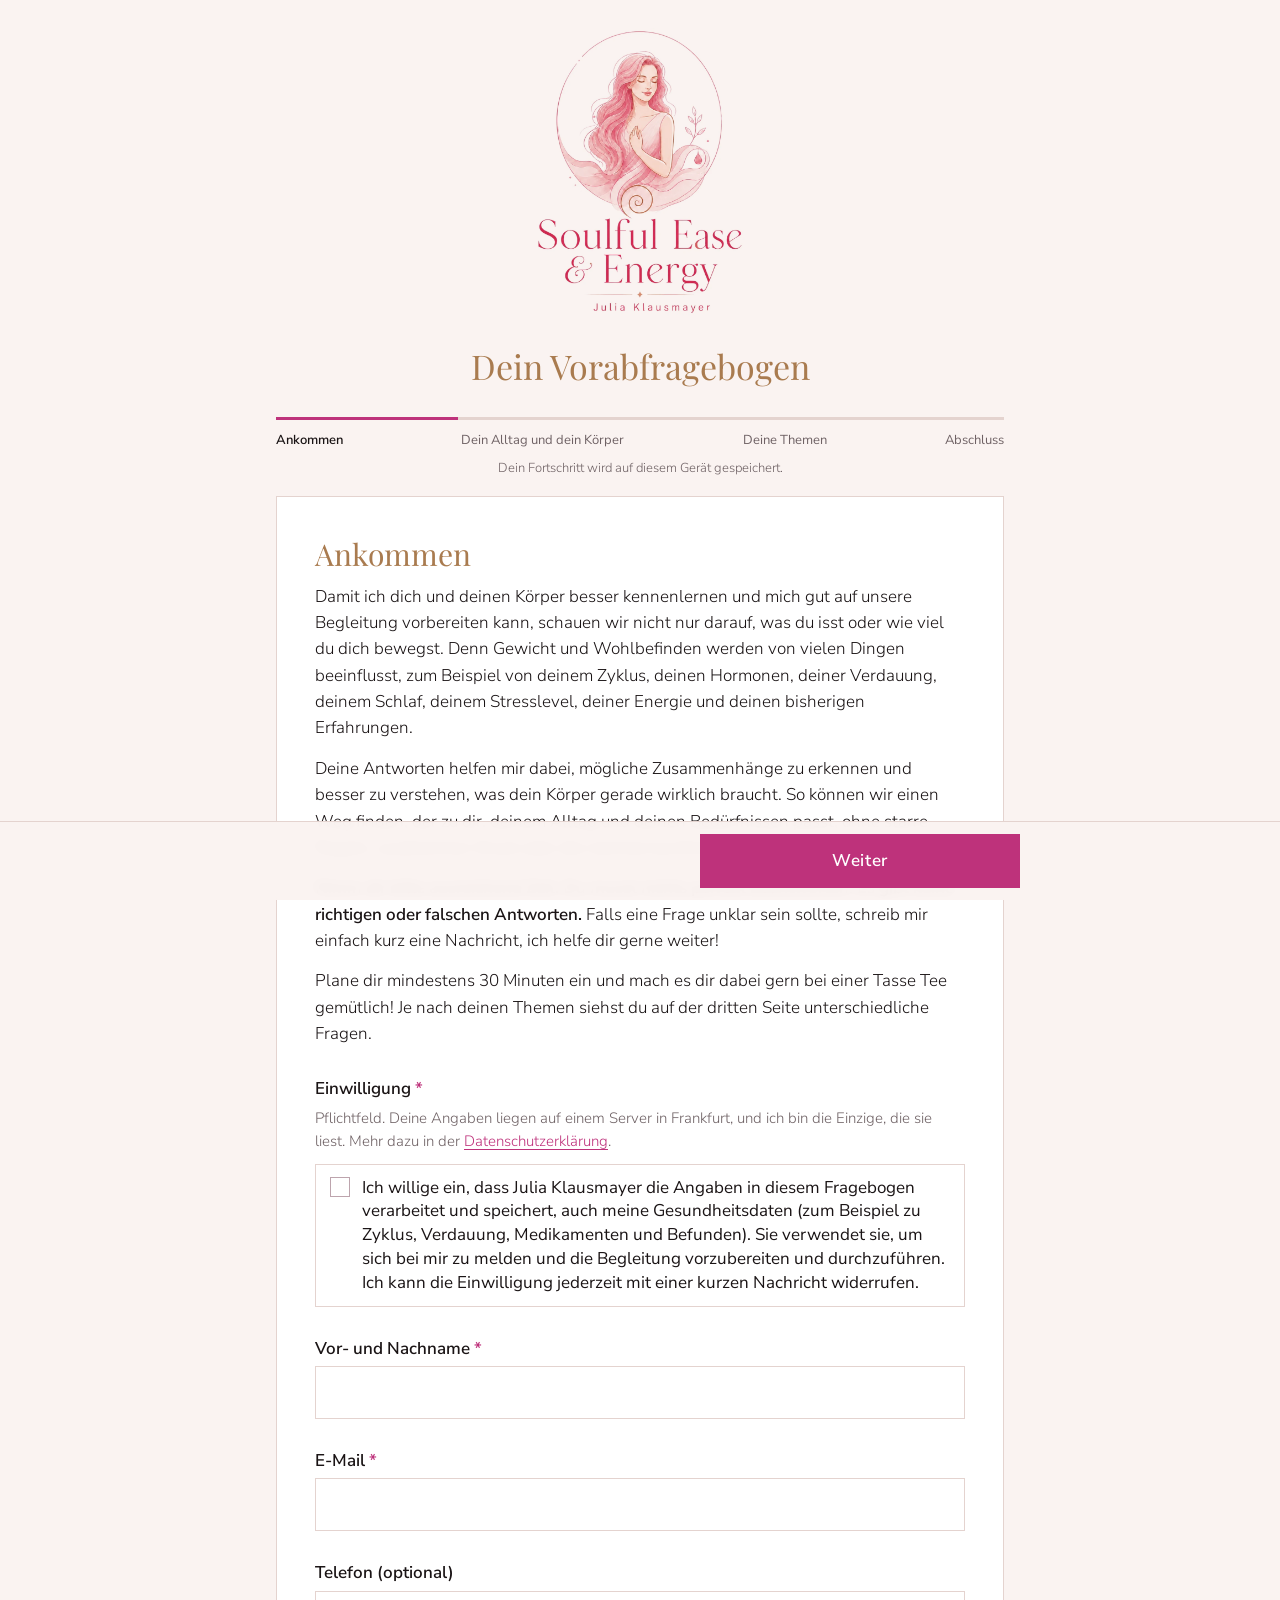
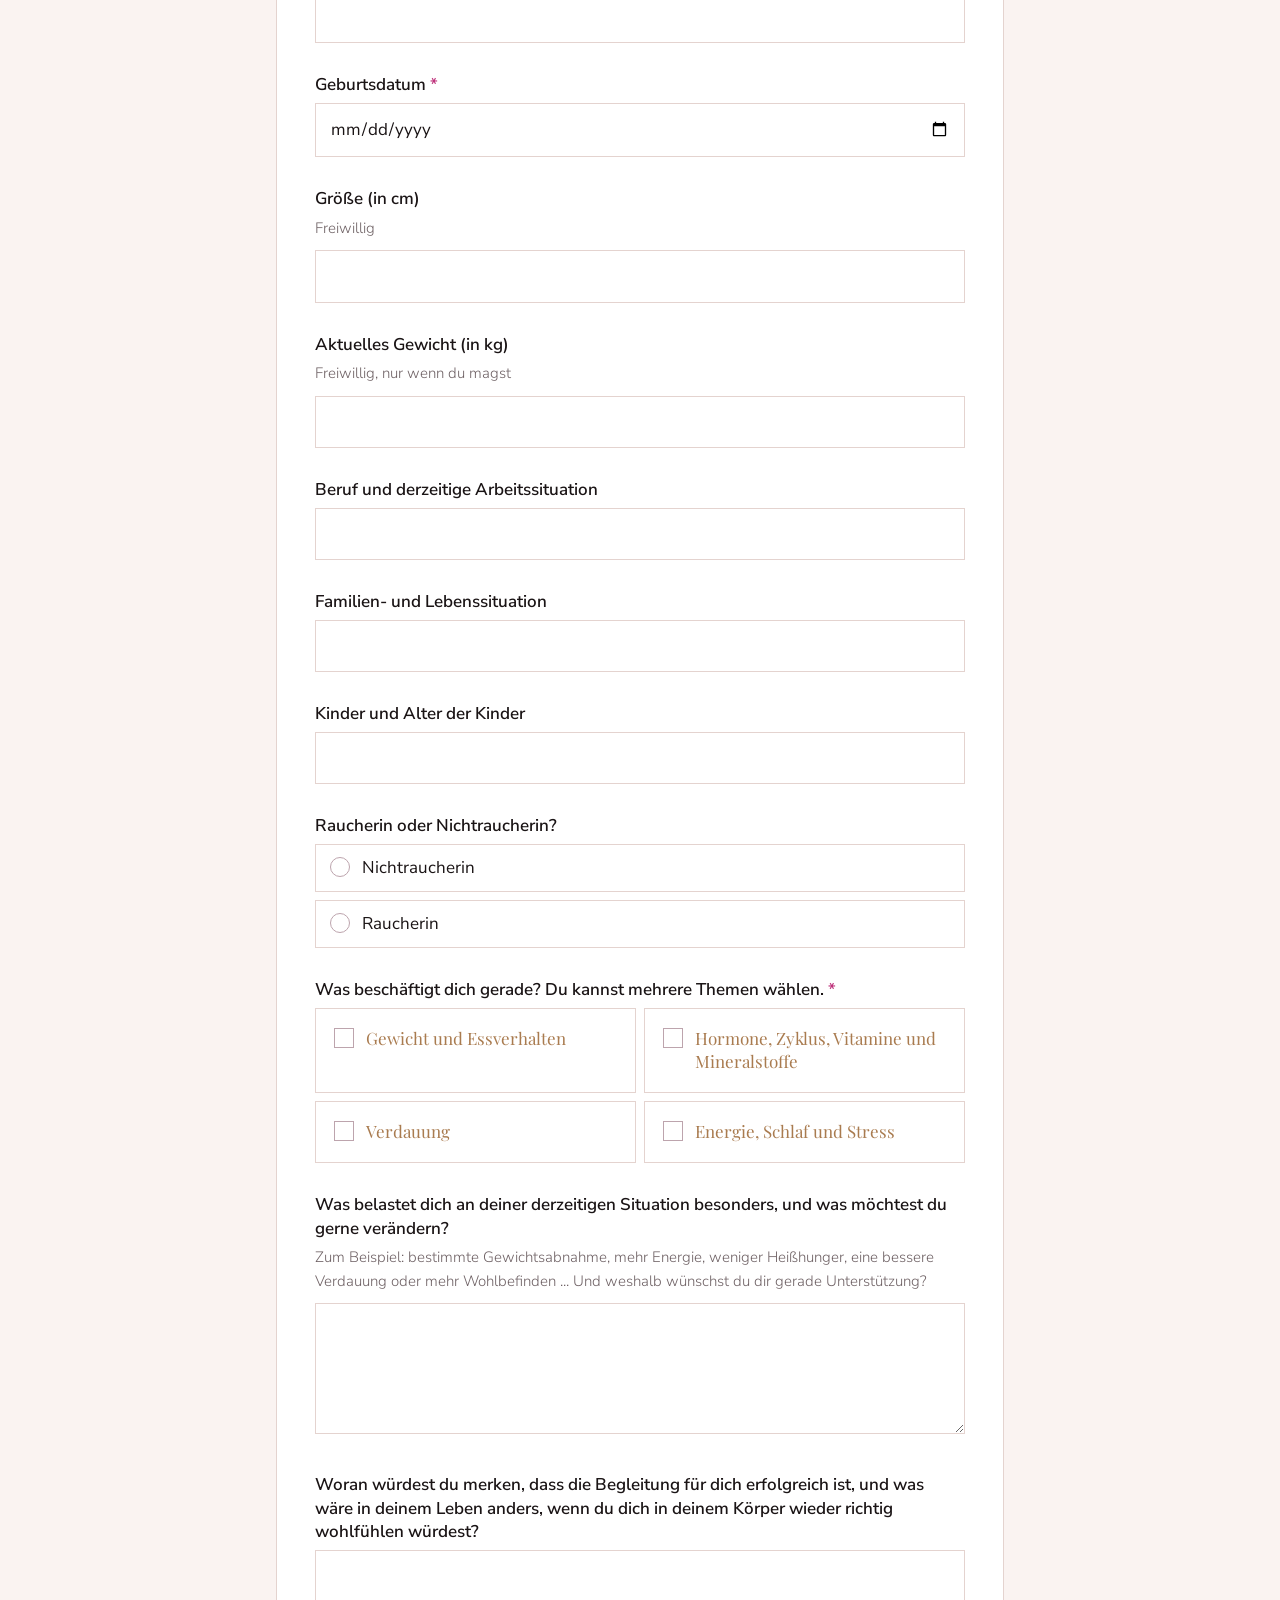
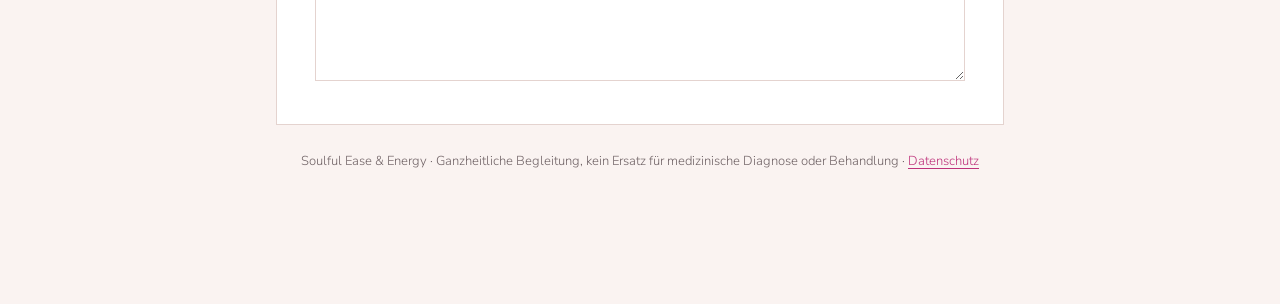
<file: index.html>
<!doctype html>
<html lang="de">
<head>
<meta charset="utf-8">
<meta name="viewport" content="width=device-width,initial-scale=1">
<meta name="robots" content="noindex,nofollow">
<title>Vorabfragebogen | Soulful Ease &amp; Energy</title>
<link rel="stylesheet" href="fonts/fonts.css">
<style>
:root{
  --head:#a97b4f; --bg:#FAF3F1; --card:#FFFFFF; --ink:#1a1415; --soft:#6f6265; --line:#e4d3cf; --accent:#BE327B; --accent-dark:#9f2866; --tint:#f6e3ea;
  --serif:'Playfair Display',Georgia,serif; --sans:'Nunito Sans','Avenir Next',Avenir,system-ui,sans-serif;
}
*{box-sizing:border-box}
html{-webkit-text-size-adjust:100%}
body{margin:0;background:var(--bg);color:var(--ink);font-family:var(--sans);font-weight:300;font-size:17px;line-height:1.55}
.wrap{max-width:760px;margin:0 auto;padding:0 16px 120px}
header.brand{padding:28px 0 8px;text-align:center}
.brand .name{font-family:var(--serif);font-size:30px;letter-spacing:.01em;line-height:1.15}
.brand .by{font-family:var(--serif);font-size:34px;line-height:1.2;color:var(--head);margin-top:30px;font-weight:400}
@media (max-width:560px){.brand .by{font-size:28px;margin-top:24px}}
.progress{margin:22px 0 6px}
.progress .bar{height:3px;background:var(--line);position:relative}
.progress .bar i{position:absolute;left:0;top:0;bottom:0;background:var(--accent);transition:width .35s}
.progress .labels{display:flex;justify-content:space-between;margin-top:10px;font-size:13px;color:var(--soft);font-weight:400}
.progress .labels span.on{color:var(--ink);font-weight:600}
@media (max-width:560px){.progress .labels span:not(.on){display:none}.progress .labels{justify-content:center}}
.saved{font-size:13px;color:var(--soft);text-align:center;margin:8px 0 0;min-height:18px}
.card{background:var(--card);border:1px solid var(--line);padding:26px 22px;margin-top:18px}
@media (min-width:600px){.card{padding:34px 38px}}
h1,h2,h3{font-family:var(--serif);font-weight:400;margin:0;color:var(--head)}
.brand .logo{display:block;width:210px;max-width:60%;height:auto;margin:0 auto 4px;mix-blend-mode:multiply}
.opts.big .opt{color:var(--head)}
.steptitle{font-size:30px;margin-bottom:6px}
.stepsub{color:var(--soft);margin:0 0 6px}
.field{margin-top:30px}
.field.hidden{display:none}
.field > .lbl{display:block;font-size:17px;font-weight:600;line-height:1.4;margin-bottom:6px}
.field > .lbl .req{color:var(--accent)}
.field > .desc{font-size:15px;color:var(--soft);margin:0 0 10px;font-weight:300}
.divider{margin-top:46px;padding-top:26px;border-top:1px solid var(--line)}
.divider h2{font-size:26px}
.content{margin-top:6px}
.content p{margin:0 0 14px}
input[type=text],input[type=email],input[type=tel],input[type=number],input[type=date],textarea{
  width:100%;font:inherit;font-weight:400;color:var(--ink);background:#fff;border:1px solid var(--line);border-radius:0;padding:12px 14px;outline:none;transition:border-color .15s, box-shadow .15s}
textarea{min-height:110px;resize:vertical}
input:focus,textarea:focus{border-color:var(--accent);box-shadow:0 0 0 3px rgba(190,50,123,.12)}
.opts{display:grid;gap:8px;margin-top:6px}
.opts.grid{grid-template-columns:1fr}
@media (min-width:640px){.opts.grid{grid-template-columns:1fr 1fr}}
.opt{position:relative;display:flex;align-items:flex-start;gap:12px;border:1px solid var(--line);background:#fff;padding:11px 14px;cursor:pointer;transition:border-color .15s,background .15s;font-weight:400;line-height:1.4}
.opt:hover{border-color:#c9a9b8}
.opt input{position:absolute;opacity:0;pointer-events:none}
.opt .mark{flex:0 0 20px;height:20px;margin-top:1px;border:1.5px solid #bda4ad;background:#fff;display:flex;align-items:center;justify-content:center;transition:all .15s}
.opt.radio .mark{border-radius:50%}
.opt input:checked ~ .mark{background:var(--accent);border-color:var(--accent)}
.opt input:checked ~ .mark::after{content:"";width:5px;height:10px;border:solid #fff;border-width:0 2px 2px 0;transform:rotate(45deg) translate(-1px,-1px)}
.opt.radio input:checked ~ .mark::after{width:8px;height:8px;border:0;border-radius:50%;background:#fff;transform:none}
.opt:has(input:checked){border-color:var(--accent);background:var(--tint)}
.opt:has(input:focus-visible){box-shadow:0 0 0 3px rgba(190,50,123,.2)}
.opts.big .opt{padding:18px 18px;font-size:17px;font-family:var(--serif);font-weight:400}
.opts.big{grid-template-columns:1fr}
@media (min-width:640px){.opts.big{grid-template-columns:1fr 1fr}}
.err{color:#b0233f;font-size:14px;margin-top:8px;display:none;font-weight:400}
.field.invalid .err{display:block}
.field.invalid input[type=text],.field.invalid input[type=email],.field.invalid input[type=date],.field.invalid textarea,.field.invalid .opt{border-color:#d98aa0}
.rep .row{display:grid;grid-template-columns:1fr;gap:8px;padding:12px;border:1px solid var(--line);margin-top:8px;background:#fffdfc;position:relative}
@media (min-width:640px){.rep .row{grid-template-columns:2fr 1.2fr 1fr}}
.rep .row small{color:var(--soft);display:block;font-size:12px;margin-bottom:2px;font-weight:400}
.rep .rm{position:absolute;right:6px;top:2px;background:none;border:0;font-size:20px;color:var(--soft);cursor:pointer}
.link{background:none;border:0;color:var(--accent);font:inherit;font-weight:600;cursor:pointer;padding:8px 0;text-decoration:underline;text-underline-offset:3px}
.nav{position:fixed;left:0;right:0;bottom:0;background:rgba(250,243,241,.96);backdrop-filter:blur(6px);border-top:1px solid var(--line);padding:12px 16px;z-index:5}
.nav .in{max-width:760px;margin:0 auto;display:flex;gap:12px;justify-content:space-between}
.btn{font:inherit;font-weight:600;letter-spacing:.04em;padding:13px 28px;border:1px solid var(--ink);background:transparent;color:var(--ink);cursor:pointer;transition:all .15s}
.btn:hover{background:var(--ink);color:#fff}
.btn.primary{background:var(--accent);border-color:var(--accent);color:#fff;flex:1;max-width:320px;margin-left:auto}
.btn.primary:hover{background:var(--accent-dark);border-color:var(--accent-dark)}
.btn[disabled]{opacity:.4;pointer-events:none}
.done{text-align:center;padding:30px 4px}
.done h2{font-size:32px;margin-bottom:14px}
.demo{background:#fff7e0;border:1px solid #ecd48a;padding:10px 14px;font-size:14px;margin-top:16px;color:#5b4a14;font-weight:400}
.hint{font-size:13px;color:var(--soft);text-align:center;margin-top:26px}
.desc a,.hint a{color:var(--accent);text-underline-offset:3px}
</style>
</head>
<body>
<div class="wrap">
  <header class="brand">
    <img class="logo" src="[data-uri]" alt="Soulful Ease &amp; Energy, Julia Klausmayer">
    <div class="by">Dein Vorabfragebogen</div>
  </header>
  <div class="progress"><div class="bar"><i id="bar"></i></div><div class="labels" id="labels"></div></div>
  <div class="saved" id="saved"></div>
  <input id="hp" type="text" tabindex="-1" autocomplete="off" aria-hidden="true" style="position:absolute;left:-9999px;width:1px;height:1px;opacity:0">
  <main id="main"></main>
  <p class="hint">Soulful Ease &amp; Energy · Ganzheitliche Begleitung, kein Ersatz für medizinische Diagnose oder Behandlung · <a href="https://www.soulfuleaseandenergy.at/dsgvo" target="_blank" rel="noopener">Datenschutz</a></p>
</div>
<div class="nav"><div class="in"><button class="btn" id="back">Zurück</button><button class="btn primary" id="next">Weiter</button></div></div>

<script>
const FORM = {"_type":"formsapp_form_export","_version":1,"exported_at":"2026-10-21T19:02:35.570Z","title":"Soulful Ease & Energy Vorabfragebogen","formType":"form","config":{"steps":[{"id":"step_1","title":"Ankommen","fields":[{"description":"","content":"\u003cp>Damit ich dich und deinen Körper besser kennenlernen und mich gut auf unsere Begleitung vorbereiten kann, schauen wir nicht nur darauf, was du isst oder wie viel du dich bewegst. Denn Gewicht und Wohlbefinden werden von vielen Dingen beeinflusst, zum Beispiel von deinem Zyklus, deinen Hormonen, deiner Verdauung, deinem Schlaf, deinem Stresslevel, deiner Energie und deinen bisherigen Erfahrungen.\u003c/p>\u003cp>Deine Antworten helfen mir dabei, mögliche Zusammenhänge zu erkennen und besser zu verstehen, was dein Körper gerade wirklich braucht. So können wir einen Weg finden, der zu dir, deinem Alltag und deinen Bedürfnissen passt, ohne starre Regeln, zusätzlichen Druck oder die nächste kurzfristige Diät.\u003c/p>\u003cp>\u003cb>Nimm dir bitte ausreichend Zeit. Du musst nichts perfekt beantworten. Es gibt keine richtigen oder falschen Antworten.\u003c/b> Falls eine Frage unklar sein sollte, schreib mir einfach kurz eine Nachricht, ich helfe dir gerne weiter!\u003c/p>\u003cp>Plane dir mindestens 30 Minuten ein und mach es dir dabei gern bei einer Tasse Tee gemütlich! Je nach deinen Themen siehst du auf der dritten Seite unterschiedliche Fragen.\u003c/p>","label":"Willkommen","id":"field_1","type":"content","required":false,"hideLabel":true,"readOnly":false,"conditionalLogic":{"enabled":false,"action":"show","rules":[{"group":[{"field":"","operator":"is","value":""}]}]}},{"description":"Pflichtfeld. Deine Angaben liegen auf einem Server in Frankfurt, und ich bin die Einzige, die sie liest. Mehr dazu in der \u003ca href=\"https://www.soulfuleaseandenergy.at/dsgvo\" target=\"_blank\" rel=\"noopener\">Datenschutzerklärung\u003c/a>.","choices":["Ich willige ein, dass Julia Klausmayer die Angaben in diesem Fragebogen verarbeitet und speichert, auch meine Gesundheitsdaten (zum Beispiel zu Zyklus, Verdauung, Medikamenten und Befunden). Sie verwendet sie, um sich bei mir zu melden und die Begleitung vorzubereiten und durchzuführen. Ich kann die Einwilligung jederzeit mit einer kurzen Nachricht widerrufen."],"choiceLayout":"1col","useIconChoices":false,"choiceIcons":[],"iconColor":"#3b82f6","iconSize":"medium","maxSelections":"","label":"Einwilligung","id":"field_2","type":"checkbox","required":true,"hideLabel":false,"readOnly":false,"conditionalLogic":{"enabled":false,"action":"show","rules":[{"group":[{"field":"","operator":"is","value":""}]}]}},{"placeholder":"","description":"","inputMask":"","lengthLimit":{"enabled":false,"max":"","type":"characters"},"label":"Vor- und Nachname","id":"field_3","type":"text","required":true,"hideLabel":false,"readOnly":false,"conditionalLogic":{"enabled":false,"action":"show","rules":[{"group":[{"field":"","operator":"is","value":""}]}]}},{"placeholder":"","description":"","label":"E-Mail","id":"field_4","type":"email","required":true,"hideLabel":false,"readOnly":false,"conditionalLogic":{"enabled":false,"action":"show","rules":[{"group":[{"field":"","operator":"is","value":""}]}]}},{"placeholder":"","description":"","defaultCountry":"at","label":"Telefon (optional)","id":"field_5","type":"phone","required":false,"hideLabel":false,"readOnly":false,"conditionalLogic":{"enabled":false,"action":"show","rules":[{"group":[{"field":"","operator":"is","value":""}]}]}},{"placeholder":"","description":"","dateType":"date","dateFormat":"d.m.Y","timeFormat":"24h","timeInterval":30,"limitDays":{"enabled":false,"days":[1,2,3,4,5]},"disablePast":false,"disableToday":false,"label":"Geburtsdatum","id":"field_6","type":"date","required":true,"hideLabel":false,"readOnly":false,"conditionalLogic":{"enabled":false,"action":"show","rules":[{"group":[{"field":"","operator":"is","value":""}]}]}},{"placeholder":"","description":"Freiwillig","min":"","max":"","step":1,"label":"Größe (in cm)","id":"field_7","type":"number","required":false,"hideLabel":false,"readOnly":false,"conditionalLogic":{"enabled":false,"action":"show","rules":[{"group":[{"field":"","operator":"is","value":""}]}]}},{"placeholder":"","description":"Freiwillig, nur wenn du magst","min":"","max":"","step":1,"label":"Aktuelles Gewicht (in kg)","id":"field_8","type":"number","required":false,"hideLabel":false,"readOnly":false,"conditionalLogic":{"enabled":false,"action":"show","rules":[{"group":[{"field":"","operator":"is","value":""}]}]}},{"placeholder":"","description":"","inputMask":"","lengthLimit":{"enabled":false,"max":"","type":"characters"},"label":"Beruf und derzeitige Arbeitssituation","id":"field_9","type":"text","required":false,"hideLabel":false,"readOnly":false,"conditionalLogic":{"enabled":false,"action":"show","rules":[{"group":[{"field":"","operator":"is","value":""}]}]}},{"placeholder":"","description":"","inputMask":"","lengthLimit":{"enabled":false,"max":"","type":"characters"},"label":"Familien- und Lebenssituation","id":"field_10","type":"text","required":false,"hideLabel":false,"readOnly":false,"conditionalLogic":{"enabled":false,"action":"show","rules":[{"group":[{"field":"","operator":"is","value":""}]}]}},{"placeholder":"","description":"","inputMask":"","lengthLimit":{"enabled":false,"max":"","type":"characters"},"label":"Kinder und Alter der Kinder","id":"field_11","type":"text","required":false,"hideLabel":false,"readOnly":false,"conditionalLogic":{"enabled":false,"action":"show","rules":[{"group":[{"field":"","operator":"is","value":""}]}]}},{"description":"","choices":["Nichtraucherin","Raucherin"],"choiceLayout":"1col","useIconChoices":false,"choiceIcons":[],"iconColor":"#3b82f6","iconSize":"medium","label":"Raucherin oder Nichtraucherin?","id":"field_12","type":"radio","required":false,"hideLabel":false,"readOnly":false,"conditionalLogic":{"enabled":false,"action":"show","rules":[{"group":[{"field":"","operator":"is","value":""}]}]}},{"placeholder":"","description":"","inputMask":"","lengthLimit":{"enabled":false,"max":"","type":"characters"},"label":"Wenn Raucherin: Wie viel pro Tag?","id":"field_13","type":"text","required":false,"hideLabel":false,"readOnly":false,"conditionalLogic":{"enabled":true,"action":"show","rules":[{"group":[{"field":"field_12","operator":"is","value":"Raucherin"}]}]}},{"description":"","choices":["Gewicht und Essverhalten","Hormone, Zyklus, Vitamine und Mineralstoffe","Verdauung","Energie, Schlaf und Stress"],"choiceLayout":"1col","useIconChoices":false,"choiceIcons":[],"iconColor":"#3b82f6","iconSize":"medium","maxSelections":"","label":"Was beschäftigt dich gerade? Du kannst mehrere Themen wählen.","id":"field_15","type":"checkbox","required":true,"hideLabel":false,"readOnly":false,"conditionalLogic":{"enabled":false,"action":"show","rules":[{"group":[{"field":"","operator":"is","value":""}]}]}},{"description":"","choices":["Gewicht und Essverhalten","Hormone, Zyklus, Vitamine und Mineralstoffe","Verdauung","Energie, Schlaf und Stress"],"choiceLayout":"1col","useIconChoices":false,"choiceIcons":[],"iconColor":"#3b82f6","iconSize":"medium","label":"Welches Thema ist dir davon am wichtigsten?","id":"field_16","type":"radio","required":false,"hideLabel":false,"readOnly":false,"conditionalLogic":{"enabled":true,"action":"show","rules":[{"group":[{"field":"field_15","operator":"is","value":"Gewicht und Essverhalten"},{"field":"field_15","operator":"is","value":"Hormone, Zyklus, Vitamine und Mineralstoffe"}]},{"group":[{"field":"field_15","operator":"is","value":"Gewicht und Essverhalten"},{"field":"field_15","operator":"is","value":"Verdauung"}]},{"group":[{"field":"field_15","operator":"is","value":"Gewicht und Essverhalten"},{"field":"field_15","operator":"is","value":"Energie, Schlaf und Stress"}]},{"group":[{"field":"field_15","operator":"is","value":"Hormone, Zyklus, Vitamine und Mineralstoffe"},{"field":"field_15","operator":"is","value":"Verdauung"}]},{"group":[{"field":"field_15","operator":"is","value":"Hormone, Zyklus, Vitamine und Mineralstoffe"},{"field":"field_15","operator":"is","value":"Energie, Schlaf und Stress"}]},{"group":[{"field":"field_15","operator":"is","value":"Verdauung"},{"field":"field_15","operator":"is","value":"Energie, Schlaf und Stress"}]}]}},{"placeholder":"","description":"Zum Beispiel: bestimmte Gewichtsabnahme, mehr Energie, weniger Heißhunger, eine bessere Verdauung oder mehr Wohlbefinden ... Und weshalb wünschst du dir gerade Unterstützung?","rows":4,"lengthLimit":{"enabled":false,"max":"","type":"characters"},"label":"Was belastet dich an deiner derzeitigen Situation besonders, und was möchtest du gerne verändern?","id":"field_14","type":"textarea","required":false,"hideLabel":false,"readOnly":false,"conditionalLogic":{"enabled":false,"action":"show","rules":[{"group":[{"field":"","operator":"is","value":""}]}]}},{"placeholder":"","description":"","rows":4,"lengthLimit":{"enabled":false,"max":"","type":"characters"},"label":"Woran würdest du merken, dass die Begleitung für dich erfolgreich ist, und was wäre in deinem Leben anders, wenn du dich in deinem Körper wieder richtig wohlfühlen würdest?","id":"field_18","type":"textarea","required":false,"hideLabel":false,"readOnly":false,"conditionalLogic":{"enabled":false,"action":"show","rules":[{"group":[{"field":"","operator":"is","value":""}]}]}}]},{"id":"step_2","title":"Dein Alltag und dein Körper","fields":[{"description":"","label":"Dein Alltag","id":"field_19","type":"divider","required":false,"hideLabel":false,"readOnly":false,"conditionalLogic":{"enabled":false,"action":"show","rules":[{"group":[{"field":"","operator":"is","value":""}]}]}},{"placeholder":"","description":"","rows":4,"lengthLimit":{"enabled":false,"max":"","type":"characters"},"label":"Wie würdest du deinen derzeitigen Alltag beschreiben?","id":"field_20","type":"textarea","required":false,"hideLabel":false,"readOnly":false,"conditionalLogic":{"enabled":false,"action":"show","rules":[{"group":[{"field":"","operator":"is","value":""}]}]}},{"description":"","choices":["Ja","Teilweise","Nein"],"choiceLayout":"1col","useIconChoices":false,"choiceIcons":[],"iconColor":"#3b82f6","iconSize":"medium","label":"Hast du viel Verantwortung für andere?","id":"field_21","type":"radio","required":false,"hideLabel":false,"readOnly":false,"conditionalLogic":{"enabled":false,"action":"show","rules":[{"group":[{"field":"","operator":"is","value":""}]}]}},{"description":"","choices":["Sehr gut","Eher gut","Eher wenig","Kaum"],"choiceLayout":"1col","useIconChoices":false,"choiceIcons":[],"iconColor":"#3b82f6","iconSize":"medium","label":"Wie nimmst du deinen Körper im Alltag wahr?","id":"field_22","type":"radio","required":false,"hideLabel":false,"readOnly":false,"conditionalLogic":{"enabled":false,"action":"show","rules":[{"group":[{"field":"","operator":"is","value":""}]}]}},{"description":"","label":"Dein Körper aus ganzheitlicher Sicht","id":"field_23","type":"divider","required":false,"hideLabel":false,"readOnly":false,"conditionalLogic":{"enabled":false,"action":"show","rules":[{"group":[{"field":"","operator":"is","value":""}]}]}},{"description":"Die folgenden Fragen helfen dabei, deine individuelle Konstitution und mögliche Zusammenhänge aus Sicht von TCM und Ayurveda besser einzuschätzen.","choices":["Ich fühle mich häufig schwer oder träge.","Ich neige zu Wassereinlagerungen oder Verschleimung.","Ich habe oft einen Blähbauch oder weichen Stuhl.","Ich habe häufig Süßhunger.","Ich grüble viel oder mache mir viele Gedanken.","Ich bin schnell gereizt oder innerlich angespannt.","Ich seufze häufig oder spüre Druck im Brust- oder Rippenbereich.","Ich bin häufig unruhig und gedanklich überall gleichzeitig.","Mein Appetit und meine Verdauung sind sehr unregelmäßig.","Ich neige zu Trockenheit, zum Beispiel trockener Haut oder Verstopfung.","Ich neige zu Sodbrennen, Entzündungen oder starker Gereiztheit.","Ich setze mich selbst stark unter Druck.","Ich habe häufig wenig Muskelkraft.","Ich neige zu blauen Flecken.","Ich habe häufig weißen oder vermehrten Ausfluss.","Ich habe häufiges Wasserlassen oder Rückenschwäche.","Nichts davon fällt mir besonders auf."],"choiceLayout":"1col","useIconChoices":false,"choiceIcons":[],"iconColor":"#3b82f6","iconSize":"medium","maxSelections":"","label":"Was beschreibt dich aktuell am ehesten?","id":"field_24","type":"checkbox","required":false,"hideLabel":false,"readOnly":false,"conditionalLogic":{"enabled":false,"action":"show","rules":[{"group":[{"field":"","operator":"is","value":""}]}]}},{"description":"","choices":["Mir ist häufig kalt.","Ich habe oft kalte Hände oder Füße.","Ich habe oft einen kalten Bauch.","Ich brauche viel Wärme.","Mir ist häufig heiß.","Ich schwitze schnell oder stark.","Ich schwitze kaum.","Ich habe Hitzewallungen.","Ich wache nachts verschwitzt auf.","Mein Temperaturempfinden ist unauffällig."],"choiceLayout":"1col","useIconChoices":false,"choiceIcons":[],"iconColor":"#3b82f6","iconSize":"medium","maxSelections":"","label":"Wie ist dein Temperaturempfinden?","id":"field_25","type":"checkbox","required":false,"hideLabel":false,"readOnly":false,"conditionalLogic":{"enabled":false,"action":"show","rules":[{"group":[{"field":"","operator":"is","value":""}]}]}},{"description":"","choices":["Nein","Ja, besonders in den Beinen","Ja, an Händen oder Fingern","Ja, im Gesicht","Ja, am Bauch","Ja, besonders vor der Periode","Ja, wetterabhängig"],"choiceLayout":"1col","useIconChoices":false,"choiceIcons":[],"iconColor":"#3b82f6","iconSize":"medium","maxSelections":"","label":"Neigst du zu Wassereinlagerungen oder einem Schweregefühl im Körper?","id":"field_26","type":"checkbox","required":false,"hideLabel":false,"readOnly":false,"conditionalLogic":{"enabled":true,"action":"show","rules":[{"group":[{"field":"field_24","operator":"is","value":"Ich neige zu Wassereinlagerungen oder Verschleimung."}]}]}},{"description":"","choices":["geschwollen","Zahneindrücke an den Seiten","weißlicher Belag","gelblicher Belag","sehr dicker Belag","kann ich nicht beurteilen"],"choiceLayout":"1col","useIconChoices":false,"choiceIcons":[],"iconColor":"#3b82f6","iconSize":"medium","maxSelections":"","label":"Welche Beobachtungen treffen auf deine Zunge zu?","id":"field_27","type":"checkbox","required":false,"hideLabel":false,"readOnly":false,"conditionalLogic":{"enabled":false,"action":"show","rules":[{"group":[{"field":"","operator":"is","value":""}]}]}},{"placeholder":"","description":"","inputMask":"","lengthLimit":{"enabled":false,"max":"","type":"characters"},"label":"Welche Jahreszeit oder welches Wetter belastet dich evtl. besonders?","id":"field_28","type":"text","required":false,"hideLabel":false,"readOnly":false,"conditionalLogic":{"enabled":false,"action":"show","rules":[{"group":[{"field":"","operator":"is","value":""}]}]}},{"description":"","choices":["Eher warm","Eher kalt","Gemischt"],"choiceLayout":"1col","useIconChoices":false,"choiceIcons":[],"iconColor":"#3b82f6","iconSize":"medium","label":"Isst du eher warm, kalt oder gemischt?","id":"field_29","type":"radio","required":false,"hideLabel":false,"readOnly":false,"conditionalLogic":{"enabled":false,"action":"show","rules":[{"group":[{"field":"","operator":"is","value":""}]}]}},{"placeholder":"","description":"","rows":4,"lengthLimit":{"enabled":false,"max":"","type":"characters"},"label":"Gibt es noch weitere Körperbeobachtungen, die dir auffallen, auch wenn du nicht weißt, ob sie mit deinem Gewicht oder deinen Themen zusammenhängen?","id":"field_30","type":"textarea","required":false,"hideLabel":false,"readOnly":false,"conditionalLogic":{"enabled":false,"action":"show","rules":[{"group":[{"field":"","operator":"is","value":""}]}]}},{"description":"","label":"Verdauung","id":"field_31","type":"divider","required":false,"hideLabel":false,"readOnly":false,"conditionalLogic":{"enabled":false,"action":"show","rules":[{"group":[{"field":"","operator":"is","value":""}]}]}},{"description":"","choices":["Blähungen","Völlegefühl","sichtbarer oder gespannter Blähbauch","Bauchschmerzen","Verstopfung","Durchfall","wechselnd zwischen Verstopfung und Durchfall","Sodbrennen","Übelkeit","Aufstoßen","keine nennenswerten Beschwerden"],"choiceLayout":"1col","useIconChoices":false,"choiceIcons":[],"iconColor":"#3b82f6","iconSize":"medium","maxSelections":"","label":"Wie ist deine Verdauung, und hast du Beschwerden? Wenn ja, welche?","id":"field_32","type":"checkbox","required":false,"hideLabel":false,"readOnly":false,"conditionalLogic":{"enabled":false,"action":"show","rules":[{"group":[{"field":"","operator":"is","value":""}]}]}},{"placeholder":"","description":"","inputMask":"","lengthLimit":{"enabled":false,"max":"","type":"characters"},"label":"Möchtest du zu deiner Verdauung noch etwas ergänzen? (optional)","id":"field_33","type":"text","required":false,"hideLabel":false,"readOnly":false,"conditionalLogic":{"enabled":false,"action":"show","rules":[{"group":[{"field":"","operator":"is","value":""}]}]}},{"description":"","label":"Energie, Schlaf und Stress","id":"field_34","type":"divider","required":false,"hideLabel":false,"readOnly":false,"conditionalLogic":{"enabled":false,"action":"show","rules":[{"group":[{"field":"","operator":"is","value":""}]}]}},{"description":"Welche Aussagen treffen auf dich zu?","choices":["Ich bin morgens schwer in Gang zu bringen.","Ich habe vormittags ein Energietief.","Ich bin nach dem Mittagessen sehr müde.","Ich habe nachmittags ein starkes Tief.","Abends werde ich plötzlich wieder wacher.","Meine Energie ist relativ stabil.","Meine Energie ist von Tag zu Tag sehr unterschiedlich."],"choiceLayout":"1col","useIconChoices":false,"choiceIcons":[],"iconColor":"#3b82f6","iconSize":"medium","maxSelections":"","label":"Wie ist deine Energie im Tagesverlauf?","id":"field_35","type":"checkbox","required":false,"hideLabel":false,"readOnly":false,"conditionalLogic":{"enabled":false,"action":"show","rules":[{"group":[{"field":"","operator":"is","value":""}]}]}},{"description":"","choices":["Ich schlafe meistens gut und erholsam.","Ich brauche lange zum Einschlafen.","Ich wache nachts häufig auf.","Ich wache sehr früh auf und kann nicht mehr einschlafen.","Ich schlafe leicht und unruhig.","Ich habe nachts ein Gedankenkarussell.","Ich wache wegen Hitze oder Schwitzen auf.","Ich muss nachts häufig auf die Toilette."],"choiceLayout":"1col","useIconChoices":false,"choiceIcons":[],"iconColor":"#3b82f6","iconSize":"medium","maxSelections":"","label":"Wie würdest du deinen Schlaf beschreiben?","id":"field_36","type":"checkbox","required":false,"hideLabel":false,"readOnly":false,"conditionalLogic":{"enabled":false,"action":"show","rules":[{"group":[{"field":"","operator":"is","value":""}]}]}},{"placeholder":"","description":"","inputMask":"","lengthLimit":{"enabled":false,"max":"","type":"characters"},"label":"Wachst du nachts häufig zu einer ähnlichen Uhrzeit auf? Wenn ja, wann?","id":"field_37","type":"text","required":false,"hideLabel":false,"readOnly":false,"conditionalLogic":{"enabled":false,"action":"show","rules":[{"group":[{"field":"","operator":"is","value":""}]}]}},{"description":"","choices":["Erholt","Nur manchmal erholt","Müde oder wie gerädert"],"choiceLayout":"1col","useIconChoices":false,"choiceIcons":[],"iconColor":"#3b82f6","iconSize":"medium","label":"Wie fühlst du dich morgens nach dem Aufstehen?","id":"field_38","type":"radio","required":false,"hideLabel":false,"readOnly":false,"conditionalLogic":{"enabled":false,"action":"show","rules":[{"group":[{"field":"","operator":"is","value":""}]}]}},{"placeholder":"","description":"","min":0,"max":10,"step":1,"label":"Wie hoch empfindest du dein derzeitiges Stresslevel? (0 = gar nicht, 10 = sehr stark)","id":"field_39","type":"number","required":false,"hideLabel":false,"readOnly":false,"conditionalLogic":{"enabled":false,"action":"show","rules":[{"group":[{"field":"","operator":"is","value":""}]}]}},{"description":"","choices":["Ich funktioniere meistens einfach weiter.","Ich merke oft erst spät, dass mir alles zu viel wird.","Mein Kopf ist ständig aktiv.","Ich kann schwer abschalten.","Ich brauche Kaffee, Zucker oder Essen, um durchzuhalten.","Ich habe wenig Zeit für mich.","Ich kann mich grundsätzlich gut entspannen."],"choiceLayout":"1col","useIconChoices":false,"choiceIcons":[],"iconColor":"#3b82f6","iconSize":"medium","maxSelections":"","label":"Welche Aussagen zum Thema Stress treffen auf dich zu?","id":"field_40","type":"checkbox","required":false,"hideLabel":false,"readOnly":false,"conditionalLogic":{"enabled":false,"action":"show","rules":[{"group":[{"field":"","operator":"is","value":""}]}]}},{"placeholder":"","description":"","rows":4,"lengthLimit":{"enabled":false,"max":"","type":"characters"},"label":"Hast du das Gefühl, Kaffee hält dich am Leben? Wie viel Kaffee trinkst du, zu welchen Zeiten, und wie geht es dir ohne?","id":"field_41","type":"textarea","required":false,"hideLabel":false,"readOnly":false,"conditionalLogic":{"enabled":true,"action":"show","rules":[{"group":[{"field":"field_40","operator":"is","value":"Ich brauche Kaffee, Zucker oder Essen, um durchzuhalten."}]}]}},{"description":"","label":"Essen und Trinken","id":"field_42","type":"divider","required":false,"hideLabel":false,"readOnly":false,"conditionalLogic":{"enabled":false,"action":"show","rules":[{"group":[{"field":"","operator":"is","value":""}]}]}},{"placeholder":"","description":"Bitte beschreibe einen möglichst typischen Tag. Schreib auch dazu, wie viel und was du trinkst (auch Säfte, Limonaden, Light- oder Zero-Getränke, Energydrinks, Alkohol) und ob es Tage gibt, an denen du Mahlzeiten auslässt oder kaum zum Essen kommst, und was die Gründe dafür sind.","rows":8,"lengthLimit":{"enabled":false,"max":"","type":"characters"},"label":"Was isst und trinkst du normalerweise vom Aufstehen bis zum Schlafengehen?","id":"field_43","type":"textarea","required":false,"hideLabel":false,"readOnly":false,"conditionalLogic":{"enabled":false,"action":"show","rules":[{"group":[{"field":"","operator":"is","value":""}]}]}},{"placeholder":"","description":"","rows":4,"lengthLimit":{"enabled":false,"max":"","type":"characters"},"label":"Gibt es Lebensmittel, die du nicht magst, bewusst vermeidest oder nicht verträgst?","id":"field_44","type":"textarea","required":false,"hideLabel":false,"readOnly":false,"conditionalLogic":{"enabled":false,"action":"show","rules":[{"group":[{"field":"","operator":"is","value":""}]}]}},{"description":"","choices":["keine bestimmte","vegetarisch","vegan","glutenfrei","laktosefrei","kohlenhydratreduziert","nach anderen Regeln (bitte unten bei den Lebensmitteln ergänzen)"],"choiceLayout":"1col","useIconChoices":false,"choiceIcons":[],"iconColor":"#3b82f6","iconSize":"medium","maxSelections":"","label":"Ernährst du dich nach einer bestimmten Ernährungsform?","id":"field_45","type":"checkbox","required":false,"hideLabel":false,"readOnly":false,"conditionalLogic":{"enabled":false,"action":"show","rules":[{"group":[{"field":"","operator":"is","value":""}]}]}},{"description":"","label":"Bewegung","id":"field_46","type":"divider","required":false,"hideLabel":false,"readOnly":false,"conditionalLogic":{"enabled":false,"action":"show","rules":[{"group":[{"field":"","operator":"is","value":""}]}]}},{"description":"","choices":["sitzend","teilweise gehend oder stehend","körperlich aktiv","sehr unterschiedlich"],"choiceLayout":"1col","useIconChoices":false,"choiceIcons":[],"iconColor":"#3b82f6","iconSize":"medium","label":"Ist dein Alltag überwiegend:","id":"field_47","type":"radio","required":false,"hideLabel":false,"readOnly":false,"conditionalLogic":{"enabled":false,"action":"show","rules":[{"group":[{"field":"","operator":"is","value":""}]}]}},{"description":"","choices":["Nein","Gelegentlich","Einmal pro Woche","Zwei- bis dreimal pro Woche","Viermal oder öfter"],"choiceLayout":"1col","useIconChoices":false,"choiceIcons":[],"iconColor":"#3b82f6","iconSize":"medium","label":"Machst du regelmäßig Sport oder gezielte Bewegung?","id":"field_48","type":"radio","required":false,"hideLabel":false,"readOnly":false,"conditionalLogic":{"enabled":false,"action":"show","rules":[{"group":[{"field":"","operator":"is","value":""}]}]}},{"placeholder":"","description":"","rows":4,"lengthLimit":{"enabled":false,"max":"","type":"characters"},"label":"Welche Art von Bewegung machst du, und wie fühlst du dich währenddessen und danach?","id":"field_49","type":"textarea","required":false,"hideLabel":false,"readOnly":false,"conditionalLogic":{"enabled":false,"action":"show","rules":[{"group":[{"field":"","operator":"is","value":""}]}]}},{"placeholder":"","description":"","rows":4,"lengthLimit":{"enabled":false,"max":"","type":"characters"},"label":"Gibt es Schmerzen, Verletzungen, Erschöpfung oder andere körperliche Einschränkungen, die berücksichtigt werden müssen?","id":"field_50","type":"textarea","required":false,"hideLabel":false,"readOnly":false,"conditionalLogic":{"enabled":false,"action":"show","rules":[{"group":[{"field":"","operator":"is","value":""}]}]}},{"description":"","label":"Gesundheit, Medikamente und Befunde","id":"field_51","type":"divider","required":false,"hideLabel":false,"readOnly":false,"conditionalLogic":{"enabled":false,"action":"show","rules":[{"group":[{"field":"","operator":"is","value":""}]}]}},{"placeholder":"","description":"","rows":4,"lengthLimit":{"enabled":false,"max":"","type":"characters"},"label":"Welche Erkrankungen, Diagnosen, Operationen oder Allergien bestehen derzeit oder bestanden in der Vergangenheit?","id":"field_52","type":"textarea","required":false,"hideLabel":false,"readOnly":false,"conditionalLogic":{"enabled":false,"action":"show","rules":[{"group":[{"field":"","operator":"is","value":""}]}]}},{"description":"","choices":["Kopfschmerzen oder Migräne","Rücken- oder Nackenschmerzen","Gelenkschmerzen","Muskelschmerzen","schwere Beine","Krampfadern","Hautprobleme","Akne","Ekzeme","Haarausfall","brüchige Nägel","häufige Infekte","Allergien","Atemprobleme","Herzklopfen","Schwindel","niedriger Blutdruck","hoher Blutdruck","erhöhte Blutfette","Fettleber","Gallenbeschwerden","Nierenprobleme","Autoimmunerkrankungen","chronische Schmerzen","keine davon"],"choiceLayout":"1col","useIconChoices":false,"choiceIcons":[],"iconColor":"#3b82f6","iconSize":"medium","maxSelections":"","label":"Bestehen aktuell weitere Beschwerden?","id":"field_53","type":"checkbox","required":false,"hideLabel":false,"readOnly":false,"conditionalLogic":{"enabled":false,"action":"show","rules":[{"group":[{"field":"","operator":"is","value":""}]}]}},{"description":"","choices":["Nein","Ja, ohne bekannte Auffälligkeit","Unterfunktion","Überfunktion","Hashimoto-Thyreoiditis","Schilddrüsenknoten","Schilddrüsenoperation","Sonstiges"],"choiceLayout":"1col","useIconChoices":false,"choiceIcons":[],"iconColor":"#3b82f6","iconSize":"medium","label":"Wurde deine Schilddrüse bereits untersucht?","id":"field_54","type":"radio","required":false,"hideLabel":false,"readOnly":false,"conditionalLogic":{"enabled":false,"action":"show","rules":[{"group":[{"field":"","operator":"is","value":""}]}]}},{"placeholder":"","description":"Bitte nach Möglichkeit mit Dosierung. Wurden in letzter Zeit Medikamente begonnen, abgesetzt oder verändert?","rows":4,"lengthLimit":{"enabled":false,"max":"","type":"characters"},"label":"Welche Medikamente nimmst du derzeit regelmäßig oder bei Bedarf?","id":"field_55","type":"textarea","required":false,"hideLabel":false,"readOnly":false,"conditionalLogic":{"enabled":false,"action":"show","rules":[{"group":[{"field":"","operator":"is","value":""}]}]}},{"description":"Bitte nach Möglichkeit mit Dosierung. Mit dem Plus kannst du weitere Zeilen hinzufügen.","display":"rows","preset":"12","columns":[{"width":12,"fields":[{"placeholder":"","description":"","inputMask":"","lengthLimit":{"enabled":false,"max":"","type":"characters"},"label":"Name des Präparats","id":"field_57","type":"text","required":false,"hideLabel":false,"readOnly":false,"conditionalLogic":{"enabled":false,"action":"show","rules":[{"group":[{"field":"","operator":"is","value":""}]}]}},{"placeholder":"","description":"","inputMask":"","lengthLimit":{"enabled":false,"max":"","type":"characters"},"label":"Dosierung","id":"field_58","type":"text","required":false,"hideLabel":false,"readOnly":false,"conditionalLogic":{"enabled":false,"action":"show","rules":[{"group":[{"field":"","operator":"is","value":""}]}]}},{"placeholder":"","description":"","inputMask":"","lengthLimit":{"enabled":false,"max":"","type":"characters"},"label":"Seit wann","id":"field_59","type":"text","required":false,"hideLabel":false,"readOnly":false,"conditionalLogic":{"enabled":false,"action":"show","rules":[{"group":[{"field":"","operator":"is","value":""}]}]}}]}],"minRows":1,"maxRows":15,"buttonText":"+ Eintrag hinzufügen","label":"Welche Nahrungsergänzungsmittel oder pflanzlichen Präparate nimmst du?","id":"field_56","type":"repeater","required":false,"hideLabel":false,"readOnly":false,"conditionalLogic":{"enabled":false,"action":"show","rules":[{"group":[{"field":"","operator":"is","value":""}]}]}},{"placeholder":"","description":"","rows":4,"lengthLimit":{"enabled":false,"max":"","type":"characters"},"label":"Wann wurde zuletzt ein Blutbild gemacht? Wurden dabei Auffälligkeiten festgestellt?","id":"field_60","type":"textarea","required":false,"hideLabel":false,"readOnly":false,"conditionalLogic":{"enabled":false,"action":"show","rules":[{"group":[{"field":"","operator":"is","value":""}]}]}},{"description":"Zum Beispiel Blutbild oder Schilddrüsenwerte als PDF oder Foto. Maximal 5 Dateien.","allowedExtensions":"pdf,jpg,jpeg,png","maxFileSize":"","maxFiles":5,"label":"Aktuelle Befunde hochladen (optional)","id":"field_61","type":"fileupload","required":false,"hideLabel":false,"readOnly":false,"conditionalLogic":{"enabled":false,"action":"show","rules":[{"group":[{"field":"","operator":"is","value":""}]}]}}]},{"id":"step_3","title":"Deine Themen","fields":[{"description":"","content":"\u003cp>Auf dieser Seite findest du Fragen zu den Themen, die du gewählt hast oder die sich aus deinen bisherigen Antworten ergeben. Beantworte so viel, wie du magst. Was du auslässt, besprechen wir gerne im Gespräch.\u003c/p>","label":"Deine Themen","id":"field_62","type":"content","required":false,"hideLabel":true,"readOnly":false,"conditionalLogic":{"enabled":false,"action":"show","rules":[{"group":[{"field":"","operator":"is","value":""}]}]}},{"description":"","label":"Dein Gewicht und dein Essverhalten","id":"field_63","type":"divider","required":false,"hideLabel":false,"readOnly":false,"conditionalLogic":{"enabled":true,"action":"show","rules":[{"group":[{"field":"field_15","operator":"is","value":"Gewicht und Essverhalten"}]},{"group":[{"field":"field_14","operator":"contains","value":"Gewicht"}]},{"group":[{"field":"field_14","operator":"contains","value":"abnehmen"}]},{"group":[{"field":"field_14","operator":"contains","value":"Abnahme"}]}]}},{"placeholder":"","description":"Bitte beschreibe wichtige Phasen, zum Beispiel Kindheit, Pubertät, Schwangerschaften, Stillzeiten, hormonelle Veränderungen, berufliche oder private Belastungen, Erkrankungen, Operationen oder andere einschneidende Lebensereignisse.","rows":4,"lengthLimit":{"enabled":false,"max":"","type":"characters"},"label":"Wie hat sich dein Gewicht im Laufe deines Lebens entwickelt?","id":"field_64","type":"textarea","required":false,"hideLabel":false,"readOnly":false,"conditionalLogic":{"enabled":true,"action":"show","rules":[{"group":[{"field":"field_15","operator":"is","value":"Gewicht und Essverhalten"}]},{"group":[{"field":"field_14","operator":"contains","value":"Gewicht"}]},{"group":[{"field":"field_14","operator":"contains","value":"abnehmen"}]},{"group":[{"field":"field_14","operator":"contains","value":"Abnahme"}]}]}},{"placeholder":"","description":"","rows":4,"lengthLimit":{"enabled":false,"max":"","type":"characters"},"label":"Seit wann empfindest du dein Gewicht als belastend oder nicht mehr stimmig für dich? Gab es einen bestimmten Zeitpunkt, ab dem sich dein Gewicht deutlich verändert hat? Was war zu dieser Zeit in deinem Leben, deinem Alltag oder deinem Körper anders?","id":"field_65","type":"textarea","required":false,"hideLabel":false,"readOnly":false,"conditionalLogic":{"enabled":true,"action":"show","rules":[{"group":[{"field":"field_15","operator":"is","value":"Gewicht und Essverhalten"}]},{"group":[{"field":"field_14","operator":"contains","value":"Gewicht"}]},{"group":[{"field":"field_14","operator":"contains","value":"abnehmen"}]},{"group":[{"field":"field_14","operator":"contains","value":"Abnahme"}]}]}},{"placeholder":"","description":"Zum Beispiel mehr Bauchumfang, Veränderungen an Hüften oder Oberschenkeln, Gewichtszunahme am gesamten Körper oder stärkere Wassereinlagerungen.","rows":4,"lengthLimit":{"enabled":false,"max":"","type":"characters"},"label":"Hat sich auch die Verteilung deines Gewichts verändert?","id":"field_66","type":"textarea","required":false,"hideLabel":false,"readOnly":false,"conditionalLogic":{"enabled":true,"action":"show","rules":[{"group":[{"field":"field_15","operator":"is","value":"Gewicht und Essverhalten"}]},{"group":[{"field":"field_14","operator":"contains","value":"Gewicht"}]},{"group":[{"field":"field_14","operator":"contains","value":"abnehmen"}]},{"group":[{"field":"field_14","operator":"contains","value":"Abnahme"}]}]}},{"description":"","choices":["Nein","Ja, innerhalb weniger Tage","Ja, im Laufe des Zyklus","Ja, abhängig von Stress, Schlaf oder Verdauung","Ja, wetterabhängig oder aufgrund von Wassereinlagerungen","Ich kann es schwer einschätzen"],"choiceLayout":"1col","useIconChoices":false,"choiceIcons":[],"iconColor":"#3b82f6","iconSize":"medium","maxSelections":"","label":"Schwankt dein Gewicht deutlich?","id":"field_67","type":"checkbox","required":false,"hideLabel":false,"readOnly":false,"conditionalLogic":{"enabled":true,"action":"show","rules":[{"group":[{"field":"field_15","operator":"is","value":"Gewicht und Essverhalten"}]},{"group":[{"field":"field_14","operator":"contains","value":"Gewicht"}]},{"group":[{"field":"field_14","operator":"contains","value":"abnehmen"}]},{"group":[{"field":"field_14","operator":"contains","value":"Abnahme"}]}]}},{"placeholder":"","description":"","rows":4,"lengthLimit":{"enabled":false,"max":"","type":"characters"},"label":"Bei welchem Gewicht oder in welcher Lebensphase hast du dich zuletzt richtig wohlgefühlt? Was war damals möglicherweise anders als heute?","id":"field_68","type":"textarea","required":false,"hideLabel":false,"readOnly":false,"conditionalLogic":{"enabled":true,"action":"show","rules":[{"group":[{"field":"field_15","operator":"is","value":"Gewicht und Essverhalten"}]},{"group":[{"field":"field_14","operator":"contains","value":"Gewicht"}]},{"group":[{"field":"field_14","operator":"contains","value":"abnehmen"}]},{"group":[{"field":"field_14","operator":"contains","value":"Abnahme"}]}]}},{"placeholder":"","description":"Bitte beschreibe auch, wie lange du es ungefähr gemacht hast und was dabei zumindest eine Zeit lang gut funktioniert hat.","rows":4,"lengthLimit":{"enabled":false,"max":"","type":"characters"},"label":"Was hast du bisher unternommen, um Gewicht zu verlieren oder deinen Stoffwechsel zu unterstützen?","id":"field_69","type":"textarea","required":false,"hideLabel":false,"readOnly":false,"conditionalLogic":{"enabled":true,"action":"show","rules":[{"group":[{"field":"field_15","operator":"is","value":"Gewicht und Essverhalten"}]},{"group":[{"field":"field_14","operator":"contains","value":"Gewicht"}]},{"group":[{"field":"field_14","operator":"contains","value":"abnehmen"}]},{"group":[{"field":"field_14","operator":"contains","value":"Abnahme"}]}]}},{"placeholder":"","description":"","rows":4,"lengthLimit":{"enabled":false,"max":"","type":"characters"},"label":"Was war bei deinen bisherigen Versuchen nicht alltagstauglich, hat dich gestresst oder dir körperlich beziehungsweise emotional nicht gutgetan?","id":"field_70","type":"textarea","required":false,"hideLabel":false,"readOnly":false,"conditionalLogic":{"enabled":true,"action":"show","rules":[{"group":[{"field":"field_15","operator":"is","value":"Gewicht und Essverhalten"}]},{"group":[{"field":"field_14","operator":"contains","value":"Gewicht"}]},{"group":[{"field":"field_14","operator":"contains","value":"abnehmen"}]},{"group":[{"field":"field_14","operator":"contains","value":"Abnahme"}]}]}},{"placeholder":"","description":"","rows":4,"lengthLimit":{"enabled":false,"max":"","type":"characters"},"label":"Wie viel Gewicht hast du bei deinem bisher erfolgreichsten Versuch ungefähr verloren? Wie lange konntest du es halten, und was hat aus deiner Sicht dazu geführt, dass das Gewicht wieder angestiegen ist?","id":"field_71","type":"textarea","required":false,"hideLabel":false,"readOnly":false,"conditionalLogic":{"enabled":true,"action":"show","rules":[{"group":[{"field":"field_15","operator":"is","value":"Gewicht und Essverhalten"}]},{"group":[{"field":"field_14","operator":"contains","value":"Gewicht"}]},{"group":[{"field":"field_14","operator":"contains","value":"abnehmen"}]},{"group":[{"field":"field_14","operator":"contains","value":"Abnahme"}]}]}},{"description":"","choices":["starkes Frieren","Müdigkeit oder Erschöpfung","Konzentrationsprobleme","Gereiztheit","Schlafprobleme","stärkerer Heißhunger","Verdauungsprobleme","Verstopfung","Haarausfall","trockene Haut oder brüchige Nägel","Zyklusveränderungen","Ausbleiben der Periode","Libidoverlust","Leistungsabfall","schneller Gewichtsanstieg nach Beendigung","keine auffälligen Veränderungen"],"choiceLayout":"1col","useIconChoices":false,"choiceIcons":[],"iconColor":"#3b82f6","iconSize":"medium","maxSelections":"","label":"Hast du während früherer Diäten oder Ernährungsprogramme Veränderungen bemerkt?","id":"field_72","type":"checkbox","required":false,"hideLabel":false,"readOnly":false,"conditionalLogic":{"enabled":true,"action":"show","rules":[{"group":[{"field":"field_15","operator":"is","value":"Gewicht und Essverhalten"}]},{"group":[{"field":"field_14","operator":"contains","value":"Gewicht"}]},{"group":[{"field":"field_14","operator":"contains","value":"abnehmen"}]},{"group":[{"field":"field_14","operator":"contains","value":"Abnahme"}]}]}},{"placeholder":"","description":"","rows":4,"lengthLimit":{"enabled":false,"max":"","type":"characters"},"label":"Gab es Empfehlungen, Regeln oder Ernährungsformen, bei denen du schon beim Gedanken daran innerlich Widerstand spürst?","id":"field_73","type":"textarea","required":false,"hideLabel":false,"readOnly":false,"conditionalLogic":{"enabled":true,"action":"show","rules":[{"group":[{"field":"field_15","operator":"is","value":"Gewicht und Essverhalten"}]},{"group":[{"field":"field_14","operator":"contains","value":"Gewicht"}]},{"group":[{"field":"field_14","operator":"contains","value":"abnehmen"}]},{"group":[{"field":"field_14","operator":"contains","value":"Abnahme"}]}]}},{"description":"","choices":["Ich spüre Hunger und Sättigung meistens gut.","Ich bemerke Hunger oft erst, wenn er schon sehr stark ist.","Ich habe selten richtigen Hunger.","Ich könnte ständig etwas essen.","Mein Hunger verändert sich stark je nach Tag oder Zyklus.","Ich kann Hunger und Appetit schwer unterscheiden.","Ich spüre Sättigung häufig erst sehr spät.","Ich esse öfter weiter, obwohl ich bereits satt bin."],"choiceLayout":"1col","useIconChoices":false,"choiceIcons":[],"iconColor":"#3b82f6","iconSize":"medium","maxSelections":"","label":"Wie würdest du dein Hungergefühl beschreiben?","id":"field_74","type":"checkbox","required":false,"hideLabel":false,"readOnly":false,"conditionalLogic":{"enabled":true,"action":"show","rules":[{"group":[{"field":"field_15","operator":"is","value":"Gewicht und Essverhalten"}]},{"group":[{"field":"field_14","operator":"contains","value":"Gewicht"}]},{"group":[{"field":"field_14","operator":"contains","value":"abnehmen"}]},{"group":[{"field":"field_14","operator":"contains","value":"Abnahme"}]}]}},{"description":"","choices":["Nein","Gelegentlich","Mehrmals pro Woche","Täglich","Mehrmals täglich"],"choiceLayout":"1col","useIconChoices":false,"choiceIcons":[],"iconColor":"#3b82f6","iconSize":"medium","label":"Hast du regelmäßig Heißhunger?","id":"field_75","type":"radio","required":false,"hideLabel":false,"readOnly":false,"conditionalLogic":{"enabled":true,"action":"show","rules":[{"group":[{"field":"field_15","operator":"is","value":"Gewicht und Essverhalten"}]},{"group":[{"field":"field_14","operator":"contains","value":"Gewicht"}]},{"group":[{"field":"field_14","operator":"contains","value":"abnehmen"}]},{"group":[{"field":"field_14","operator":"contains","value":"Abnahme"}]}]}},{"description":"","choices":["vormittags","nachmittags","abends","nachts","direkt nach einer Mahlzeit","bei Stress","bei Müdigkeit oder Schlafmangel","vor oder während der Periode","an freien Tagen oder am Wochenende","sehr unterschiedlich"],"choiceLayout":"1col","useIconChoices":false,"choiceIcons":[],"iconColor":"#3b82f6","iconSize":"medium","maxSelections":"","label":"Wann tritt der Heißhunger besonders häufig auf?","id":"field_76","type":"checkbox","required":false,"hideLabel":false,"readOnly":false,"conditionalLogic":{"enabled":true,"action":"show","rules":[{"group":[{"field":"field_15","operator":"is","value":"Gewicht und Essverhalten"}]},{"group":[{"field":"field_14","operator":"contains","value":"Gewicht"}]},{"group":[{"field":"field_14","operator":"contains","value":"abnehmen"}]},{"group":[{"field":"field_14","operator":"contains","value":"Abnahme"}]}]}},{"placeholder":"","description":"Zum Beispiel körperlicher Hunger, Zittern, Nervosität, Gereiztheit, Schwäche, Kopfschmerzen, innere Leere oder das Gefühl, sofort etwas essen zu müssen.","rows":4,"lengthLimit":{"enabled":false,"max":"","type":"characters"},"label":"Wonach verlangt dein Körper in solchen Momenten besonders? Wie fühlt sich der Heißhunger an?","id":"field_77","type":"textarea","required":false,"hideLabel":false,"readOnly":false,"conditionalLogic":{"enabled":true,"action":"show","rules":[{"group":[{"field":"field_15","operator":"is","value":"Gewicht und Essverhalten"}]},{"group":[{"field":"field_14","operator":"contains","value":"Gewicht"}]},{"group":[{"field":"field_14","operator":"contains","value":"abnehmen"}]},{"group":[{"field":"field_14","operator":"contains","value":"Abnahme"}]}]}},{"placeholder":"","description":"","rows":4,"lengthLimit":{"enabled":false,"max":"","type":"characters"},"label":"Isst du manchmal, obwohl du körperlich nicht hungrig bist? In welchen Situationen passiert das besonders? Zum Beispiel Stress, Erschöpfung, Frust, Langeweile ...","id":"field_78","type":"textarea","required":false,"hideLabel":false,"readOnly":false,"conditionalLogic":{"enabled":true,"action":"show","rules":[{"group":[{"field":"field_15","operator":"is","value":"Gewicht und Essverhalten"}]},{"group":[{"field":"field_14","operator":"contains","value":"Gewicht"}]},{"group":[{"field":"field_14","operator":"contains","value":"abnehmen"}]},{"group":[{"field":"field_14","operator":"contains","value":"Abnahme"}]}]}},{"placeholder":"","description":"","rows":4,"lengthLimit":{"enabled":false,"max":"","type":"characters"},"label":"Snackst du nach dem Abendessen regelmäßig noch etwas? Hast du nach dem Essen manchmal Schuldgefühle oder machst dir Vorwürfe?","id":"field_79","type":"textarea","required":false,"hideLabel":false,"readOnly":false,"conditionalLogic":{"enabled":true,"action":"show","rules":[{"group":[{"field":"field_15","operator":"is","value":"Gewicht und Essverhalten"}]},{"group":[{"field":"field_14","operator":"contains","value":"Gewicht"}]},{"group":[{"field":"field_14","operator":"contains","value":"abnehmen"}]},{"group":[{"field":"field_14","operator":"contains","value":"Abnahme"}]}]}},{"placeholder":"","description":"Du entscheidest, wie viel du hier teilen möchtest. Du kannst das Feld auch frei lassen und es später im Gespräch ansprechen.","rows":4,"lengthLimit":{"enabled":false,"max":"","type":"characters"},"label":"Gab oder gibt es Essanfälle, starkes Einschränken, Erbrechen, die Verwendung von Abführmitteln oder zwanghaftes Training?","id":"field_80","type":"textarea","required":false,"hideLabel":false,"readOnly":false,"conditionalLogic":{"enabled":true,"action":"show","rules":[{"group":[{"field":"field_15","operator":"is","value":"Gewicht und Essverhalten"}]},{"group":[{"field":"field_14","operator":"contains","value":"Gewicht"}]},{"group":[{"field":"field_14","operator":"contains","value":"abnehmen"}]},{"group":[{"field":"field_14","operator":"contains","value":"Abnahme"}]}]}},{"placeholder":"","description":"","rows":4,"lengthLimit":{"enabled":false,"max":"","type":"characters"},"label":"Hast du in der Vergangenheit Sport hauptsächlich aus Freude und Wohlbefinden gemacht oder eher, um Kalorien zu verbrennen beziehungsweise dein Gewicht zu kontrollieren?","id":"field_81","type":"textarea","required":false,"hideLabel":false,"readOnly":false,"conditionalLogic":{"enabled":true,"action":"show","rules":[{"group":[{"field":"field_15","operator":"is","value":"Gewicht und Essverhalten"}]},{"group":[{"field":"field_14","operator":"contains","value":"Gewicht"}]},{"group":[{"field":"field_14","operator":"contains","value":"abnehmen"}]},{"group":[{"field":"field_14","operator":"contains","value":"Abnahme"}]}]}},{"description":"","label":"Deine Beziehung zu deinem Körper","id":"field_82","type":"divider","required":false,"hideLabel":false,"readOnly":false,"conditionalLogic":{"enabled":true,"action":"show","rules":[{"group":[{"field":"field_15","operator":"is","value":"Gewicht und Essverhalten"}]},{"group":[{"field":"field_14","operator":"contains","value":"Gewicht"}]},{"group":[{"field":"field_14","operator":"contains","value":"abnehmen"}]},{"group":[{"field":"field_14","operator":"contains","value":"Abnahme"}]}]}},{"placeholder":"","description":"","rows":4,"lengthLimit":{"enabled":false,"max":"","type":"characters"},"label":"Wie würdest du deine derzeitige Beziehung zu deinem Körper beschreiben?","id":"field_83","type":"textarea","required":false,"hideLabel":false,"readOnly":false,"conditionalLogic":{"enabled":true,"action":"show","rules":[{"group":[{"field":"field_15","operator":"is","value":"Gewicht und Essverhalten"}]},{"group":[{"field":"field_14","operator":"contains","value":"Gewicht"}]},{"group":[{"field":"field_14","operator":"contains","value":"abnehmen"}]},{"group":[{"field":"field_14","operator":"contains","value":"Abnahme"}]}]}},{"placeholder":"","description":"","rows":4,"lengthLimit":{"enabled":false,"max":"","type":"characters"},"label":"Was denkst oder fühlst du meistens, wenn du dich im Spiegel siehst oder Kleidung anprobierst?","id":"field_84","type":"textarea","required":false,"hideLabel":false,"readOnly":false,"conditionalLogic":{"enabled":true,"action":"show","rules":[{"group":[{"field":"field_15","operator":"is","value":"Gewicht und Essverhalten"}]},{"group":[{"field":"field_14","operator":"contains","value":"Gewicht"}]},{"group":[{"field":"field_14","operator":"contains","value":"abnehmen"}]},{"group":[{"field":"field_14","operator":"contains","value":"Abnahme"}]}]}},{"description":"","choices":["selten","gelegentlich","täglich","über große Teile des Tages"],"choiceLayout":"1col","useIconChoices":false,"choiceIcons":[],"iconColor":"#3b82f6","iconSize":"medium","label":"Wie häufig beschäftigen dich Gedanken über Essen, Gewicht oder deinen Körper?","id":"field_85","type":"radio","required":false,"hideLabel":false,"readOnly":false,"conditionalLogic":{"enabled":true,"action":"show","rules":[{"group":[{"field":"field_15","operator":"is","value":"Gewicht und Essverhalten"}]},{"group":[{"field":"field_14","operator":"contains","value":"Gewicht"}]},{"group":[{"field":"field_14","operator":"contains","value":"abnehmen"}]},{"group":[{"field":"field_14","operator":"contains","value":"Abnahme"}]}]}},{"placeholder":"","description":"","rows":4,"lengthLimit":{"enabled":false,"max":"","type":"characters"},"label":"Wie sprichst du innerlich mit dir, wenn du anders gegessen hast, als du es ursprünglich vorhattest?","id":"field_86","type":"textarea","required":false,"hideLabel":false,"readOnly":false,"conditionalLogic":{"enabled":true,"action":"show","rules":[{"group":[{"field":"field_15","operator":"is","value":"Gewicht und Essverhalten"}]},{"group":[{"field":"field_14","operator":"contains","value":"Gewicht"}]},{"group":[{"field":"field_14","operator":"contains","value":"abnehmen"}]},{"group":[{"field":"field_14","operator":"contains","value":"Abnahme"}]}]}},{"placeholder":"","description":"Zum Beispiel Fotos, Schwimmbad, Sauna, enge Kleidung, Sport, Intimität, Arztbesuche ...","rows":4,"lengthLimit":{"enabled":false,"max":"","type":"characters"},"label":"Gibt es Situationen, die du aufgrund deines Körpers oder Gewichts vermeidest?","id":"field_87","type":"textarea","required":false,"hideLabel":false,"readOnly":false,"conditionalLogic":{"enabled":true,"action":"show","rules":[{"group":[{"field":"field_15","operator":"is","value":"Gewicht und Essverhalten"}]},{"group":[{"field":"field_14","operator":"contains","value":"Gewicht"}]},{"group":[{"field":"field_14","operator":"contains","value":"abnehmen"}]},{"group":[{"field":"field_14","operator":"contains","value":"Abnahme"}]}]}},{"placeholder":"","description":"","rows":4,"lengthLimit":{"enabled":false,"max":"","type":"characters"},"label":"Hast du manchmal das Gefühl, dein Körper arbeite gegen dich? Was würdest du dir in der Beziehung zu deinem Körper stattdessen wünschen?","id":"field_88","type":"textarea","required":false,"hideLabel":false,"readOnly":false,"conditionalLogic":{"enabled":true,"action":"show","rules":[{"group":[{"field":"field_15","operator":"is","value":"Gewicht und Essverhalten"}]},{"group":[{"field":"field_14","operator":"contains","value":"Gewicht"}]},{"group":[{"field":"field_14","operator":"contains","value":"abnehmen"}]},{"group":[{"field":"field_14","operator":"contains","value":"Abnahme"}]}]}},{"placeholder":"","description":"","rows":4,"lengthLimit":{"enabled":false,"max":"","type":"characters"},"label":"Was erschwert es dir im Alltag am meisten, gut für dich und deinen Körper zu sorgen? Welche Rolle spielen Zeitdruck, Beruf, Familie, Kinder oder die Bedürfnisse anderer Menschen? Gibt es Menschen in deinem Umfeld, die Veränderungen eher erschweren oder kritisch sehen könnten?","id":"field_89","type":"textarea","required":false,"hideLabel":false,"readOnly":false,"conditionalLogic":{"enabled":true,"action":"show","rules":[{"group":[{"field":"field_15","operator":"is","value":"Gewicht und Essverhalten"}]},{"group":[{"field":"field_14","operator":"contains","value":"Gewicht"}]},{"group":[{"field":"field_14","operator":"contains","value":"abnehmen"}]},{"group":[{"field":"field_14","operator":"contains","value":"Abnahme"}]}]}},{"placeholder":"","description":"","rows":4,"lengthLimit":{"enabled":false,"max":"","type":"characters"},"label":"Was gelingt dir in Bezug auf Ernährung, Bewegung oder Selbstfürsorge bereits gut? Welche persönlichen Stärken helfen dir normalerweise, wenn du etwas verändern möchtest?","id":"field_90","type":"textarea","required":false,"hideLabel":false,"readOnly":false,"conditionalLogic":{"enabled":true,"action":"show","rules":[{"group":[{"field":"field_15","operator":"is","value":"Gewicht und Essverhalten"}]},{"group":[{"field":"field_14","operator":"contains","value":"Gewicht"}]},{"group":[{"field":"field_14","operator":"contains","value":"abnehmen"}]},{"group":[{"field":"field_14","operator":"contains","value":"Abnahme"}]}]}},{"placeholder":"","description":"","rows":4,"lengthLimit":{"enabled":false,"max":"","type":"characters"},"label":"Was hat dir in schwierigen Lebensphasen geholfen? Worauf bist du in Bezug auf deinen Körper, deine Gesundheit oder deinen bisherigen Weg stolz?","id":"field_91","type":"textarea","required":false,"hideLabel":false,"readOnly":false,"conditionalLogic":{"enabled":true,"action":"show","rules":[{"group":[{"field":"field_15","operator":"is","value":"Gewicht und Essverhalten"}]},{"group":[{"field":"field_14","operator":"contains","value":"Gewicht"}]},{"group":[{"field":"field_14","operator":"contains","value":"abnehmen"}]},{"group":[{"field":"field_14","operator":"contains","value":"Abnahme"}]}]}},{"description":"","label":"Hormone, Zyklus, Vitamine und Mineralstoffe","id":"field_92","type":"divider","required":false,"hideLabel":false,"readOnly":false,"conditionalLogic":{"enabled":true,"action":"show","rules":[{"group":[{"field":"field_15","operator":"is","value":"Hormone, Zyklus, Vitamine und Mineralstoffe"}]},{"group":[{"field":"field_25","operator":"is","value":"Mir ist häufig kalt."}]},{"group":[{"field":"field_25","operator":"is","value":"Ich habe Hitzewallungen."}]},{"group":[{"field":"field_25","operator":"is","value":"Ich wache nachts verschwitzt auf."}]},{"group":[{"field":"field_53","operator":"is","value":"Haarausfall"}]},{"group":[{"field":"field_53","operator":"is","value":"brüchige Nägel"}]},{"group":[{"field":"field_53","operator":"is","value":"Schwindel"}]},{"group":[{"field":"field_45","operator":"is","value":"vegetarisch"}]},{"group":[{"field":"field_45","operator":"is","value":"vegan"}]},{"group":[{"field":"field_54","operator":"is","value":"Unterfunktion"}]},{"group":[{"field":"field_54","operator":"is","value":"Überfunktion"}]},{"group":[{"field":"field_54","operator":"is","value":"Hashimoto-Thyreoiditis"}]}]}},{"description":"","choices":["Ja","Nein","Unregelmäßig","Ich verwende hormonelle Verhütung.","Ich habe eine Hormonspirale.","Ich nehme Hormonersatzpräparate.","Ich bin in den Wechseljahren.","Meine Gebärmutter wurde entfernt.","Meine Eierstöcke wurden entfernt."],"choiceLayout":"1col","useIconChoices":false,"choiceIcons":[],"iconColor":"#3b82f6","iconSize":"medium","maxSelections":"","label":"Hast du derzeit einen natürlichen Zyklus?","id":"field_93","type":"checkbox","required":false,"hideLabel":false,"readOnly":false,"conditionalLogic":{"enabled":true,"action":"show","rules":[{"group":[{"field":"field_15","operator":"is","value":"Hormone, Zyklus, Vitamine und Mineralstoffe"}]},{"group":[{"field":"field_25","operator":"is","value":"Mir ist häufig kalt."}]},{"group":[{"field":"field_25","operator":"is","value":"Ich habe Hitzewallungen."}]},{"group":[{"field":"field_25","operator":"is","value":"Ich wache nachts verschwitzt auf."}]},{"group":[{"field":"field_53","operator":"is","value":"Haarausfall"}]},{"group":[{"field":"field_53","operator":"is","value":"brüchige Nägel"}]},{"group":[{"field":"field_53","operator":"is","value":"Schwindel"}]},{"group":[{"field":"field_45","operator":"is","value":"vegetarisch"}]},{"group":[{"field":"field_45","operator":"is","value":"vegan"}]},{"group":[{"field":"field_54","operator":"is","value":"Unterfunktion"}]},{"group":[{"field":"field_54","operator":"is","value":"Überfunktion"}]},{"group":[{"field":"field_54","operator":"is","value":"Hashimoto-Thyreoiditis"}]}]}},{"placeholder":"","description":"","dateType":"date","dateFormat":"d.m.Y","timeFormat":"24h","timeInterval":30,"limitDays":{"enabled":false,"days":[1,2,3,4,5]},"disablePast":false,"disableToday":false,"label":"Wann war der erste Tag deiner letzten Periode?","id":"field_94","type":"date","required":false,"hideLabel":false,"readOnly":false,"conditionalLogic":{"enabled":true,"action":"show","rules":[{"group":[{"field":"field_15","operator":"is","value":"Hormone, Zyklus, Vitamine und Mineralstoffe"}]},{"group":[{"field":"field_25","operator":"is","value":"Mir ist häufig kalt."}]},{"group":[{"field":"field_25","operator":"is","value":"Ich habe Hitzewallungen."}]},{"group":[{"field":"field_25","operator":"is","value":"Ich wache nachts verschwitzt auf."}]},{"group":[{"field":"field_53","operator":"is","value":"Haarausfall"}]},{"group":[{"field":"field_53","operator":"is","value":"brüchige Nägel"}]},{"group":[{"field":"field_53","operator":"is","value":"Schwindel"}]},{"group":[{"field":"field_45","operator":"is","value":"vegetarisch"}]},{"group":[{"field":"field_45","operator":"is","value":"vegan"}]},{"group":[{"field":"field_54","operator":"is","value":"Unterfunktion"}]},{"group":[{"field":"field_54","operator":"is","value":"Überfunktion"}]},{"group":[{"field":"field_54","operator":"is","value":"Hashimoto-Thyreoiditis"}]}]}},{"placeholder":"","description":"","min":"","max":"","step":1,"label":"Wie lang ist dein Zyklus ungefähr? (in Tagen)","id":"field_95","type":"number","required":false,"hideLabel":false,"readOnly":false,"conditionalLogic":{"enabled":true,"action":"show","rules":[{"group":[{"field":"field_15","operator":"is","value":"Hormone, Zyklus, Vitamine und Mineralstoffe"}]},{"group":[{"field":"field_25","operator":"is","value":"Mir ist häufig kalt."}]},{"group":[{"field":"field_25","operator":"is","value":"Ich habe Hitzewallungen."}]},{"group":[{"field":"field_25","operator":"is","value":"Ich wache nachts verschwitzt auf."}]},{"group":[{"field":"field_53","operator":"is","value":"Haarausfall"}]},{"group":[{"field":"field_53","operator":"is","value":"brüchige Nägel"}]},{"group":[{"field":"field_53","operator":"is","value":"Schwindel"}]},{"group":[{"field":"field_45","operator":"is","value":"vegetarisch"}]},{"group":[{"field":"field_45","operator":"is","value":"vegan"}]},{"group":[{"field":"field_54","operator":"is","value":"Unterfunktion"}]},{"group":[{"field":"field_54","operator":"is","value":"Überfunktion"}]},{"group":[{"field":"field_54","operator":"is","value":"Hashimoto-Thyreoiditis"}]}]}},{"description":"","choices":["Ja","Nein","Er verändert sich zunehmend.","Ich kann es nicht beurteilen."],"choiceLayout":"1col","useIconChoices":false,"choiceIcons":[],"iconColor":"#3b82f6","iconSize":"medium","label":"Ist dein Zyklus regelmäßig?","id":"field_96","type":"radio","required":false,"hideLabel":false,"readOnly":false,"conditionalLogic":{"enabled":true,"action":"show","rules":[{"group":[{"field":"field_15","operator":"is","value":"Hormone, Zyklus, Vitamine und Mineralstoffe"}]},{"group":[{"field":"field_25","operator":"is","value":"Mir ist häufig kalt."}]},{"group":[{"field":"field_25","operator":"is","value":"Ich habe Hitzewallungen."}]},{"group":[{"field":"field_25","operator":"is","value":"Ich wache nachts verschwitzt auf."}]},{"group":[{"field":"field_53","operator":"is","value":"Haarausfall"}]},{"group":[{"field":"field_53","operator":"is","value":"brüchige Nägel"}]},{"group":[{"field":"field_53","operator":"is","value":"Schwindel"}]},{"group":[{"field":"field_45","operator":"is","value":"vegetarisch"}]},{"group":[{"field":"field_45","operator":"is","value":"vegan"}]},{"group":[{"field":"field_54","operator":"is","value":"Unterfunktion"}]},{"group":[{"field":"field_54","operator":"is","value":"Überfunktion"}]},{"group":[{"field":"field_54","operator":"is","value":"Hashimoto-Thyreoiditis"}]}]}},{"placeholder":"","description":"","inputMask":"","lengthLimit":{"enabled":false,"max":"","type":"characters"},"label":"Wie lange dauert deine Blutung normalerweise? (in Tagen)","id":"field_97","type":"text","required":false,"hideLabel":false,"readOnly":false,"conditionalLogic":{"enabled":true,"action":"show","rules":[{"group":[{"field":"field_15","operator":"is","value":"Hormone, Zyklus, Vitamine und Mineralstoffe"}]},{"group":[{"field":"field_25","operator":"is","value":"Mir ist häufig kalt."}]},{"group":[{"field":"field_25","operator":"is","value":"Ich habe Hitzewallungen."}]},{"group":[{"field":"field_25","operator":"is","value":"Ich wache nachts verschwitzt auf."}]},{"group":[{"field":"field_53","operator":"is","value":"Haarausfall"}]},{"group":[{"field":"field_53","operator":"is","value":"brüchige Nägel"}]},{"group":[{"field":"field_53","operator":"is","value":"Schwindel"}]},{"group":[{"field":"field_45","operator":"is","value":"vegetarisch"}]},{"group":[{"field":"field_45","operator":"is","value":"vegan"}]},{"group":[{"field":"field_54","operator":"is","value":"Unterfunktion"}]},{"group":[{"field":"field_54","operator":"is","value":"Überfunktion"}]},{"group":[{"field":"field_54","operator":"is","value":"Hashimoto-Thyreoiditis"}]}]}},{"description":"","choices":["eher leicht","mittel","stark","sehr stark","mit größeren Blutklumpen","sehr unterschiedlich"],"choiceLayout":"1col","useIconChoices":false,"choiceIcons":[],"iconColor":"#3b82f6","iconSize":"medium","label":"Wie würdest du deine Blutungsstärke beschreiben?","id":"field_98","type":"radio","required":false,"hideLabel":false,"readOnly":false,"conditionalLogic":{"enabled":true,"action":"show","rules":[{"group":[{"field":"field_15","operator":"is","value":"Hormone, Zyklus, Vitamine und Mineralstoffe"}]},{"group":[{"field":"field_25","operator":"is","value":"Mir ist häufig kalt."}]},{"group":[{"field":"field_25","operator":"is","value":"Ich habe Hitzewallungen."}]},{"group":[{"field":"field_25","operator":"is","value":"Ich wache nachts verschwitzt auf."}]},{"group":[{"field":"field_53","operator":"is","value":"Haarausfall"}]},{"group":[{"field":"field_53","operator":"is","value":"brüchige Nägel"}]},{"group":[{"field":"field_53","operator":"is","value":"Schwindel"}]},{"group":[{"field":"field_45","operator":"is","value":"vegetarisch"}]},{"group":[{"field":"field_45","operator":"is","value":"vegan"}]},{"group":[{"field":"field_54","operator":"is","value":"Unterfunktion"}]},{"group":[{"field":"field_54","operator":"is","value":"Überfunktion"}]},{"group":[{"field":"field_54","operator":"is","value":"Hashimoto-Thyreoiditis"}]}]}},{"description":"","choices":["Nein","Gelegentlich","Häufig"],"choiceLayout":"1col","useIconChoices":false,"choiceIcons":[],"iconColor":"#3b82f6","iconSize":"medium","label":"Treten Schmier- oder Zwischenblutungen auf?","id":"field_99","type":"radio","required":false,"hideLabel":false,"readOnly":false,"conditionalLogic":{"enabled":true,"action":"show","rules":[{"group":[{"field":"field_15","operator":"is","value":"Hormone, Zyklus, Vitamine und Mineralstoffe"}]},{"group":[{"field":"field_25","operator":"is","value":"Mir ist häufig kalt."}]},{"group":[{"field":"field_25","operator":"is","value":"Ich habe Hitzewallungen."}]},{"group":[{"field":"field_25","operator":"is","value":"Ich wache nachts verschwitzt auf."}]},{"group":[{"field":"field_53","operator":"is","value":"Haarausfall"}]},{"group":[{"field":"field_53","operator":"is","value":"brüchige Nägel"}]},{"group":[{"field":"field_53","operator":"is","value":"Schwindel"}]},{"group":[{"field":"field_45","operator":"is","value":"vegetarisch"}]},{"group":[{"field":"field_45","operator":"is","value":"vegan"}]},{"group":[{"field":"field_54","operator":"is","value":"Unterfunktion"}]},{"group":[{"field":"field_54","operator":"is","value":"Überfunktion"}]},{"group":[{"field":"field_54","operator":"is","value":"Hashimoto-Thyreoiditis"}]}]}},{"placeholder":"","description":"","rows":4,"lengthLimit":{"enabled":false,"max":"","type":"characters"},"label":"Haben sich durch die Hormone (Verhütung, Spirale oder Ersatz) Gewicht, Zyklus, Haut, Stimmung oder Wohlbefinden verändert? Hast du sie früher eingenommen?","id":"field_100","type":"textarea","required":false,"hideLabel":false,"readOnly":false,"conditionalLogic":{"enabled":true,"action":"show","rules":[{"group":[{"field":"field_93","operator":"is","value":"Ich verwende hormonelle Verhütung."}]},{"group":[{"field":"field_93","operator":"is","value":"Ich habe eine Hormonspirale."}]},{"group":[{"field":"field_93","operator":"is","value":"Ich nehme Hormonersatzpräparate."}]}]}},{"description":"","choices":["Brustspannen","Wassereinlagerungen","Gewichtszunahme","Blähbauch","Heißhunger","starke Müdigkeit","Gereiztheit","Stimmungstief","Ängstlichkeit oder innere Unruhe","Schlafprobleme","Kopfschmerzen oder Migräne","unreine Haut oder Akne","Verstopfung oder Durchfall","starke Schmerzen oder Krämpfe","Schwindel oder Kreislaufprobleme","Libidoveränderung","keine nennenswerten Beschwerden"],"choiceLayout":"1col","useIconChoices":false,"choiceIcons":[],"iconColor":"#3b82f6","iconSize":"medium","maxSelections":"","label":"Welche Beschwerden bemerkst du vor oder während deiner Periode?","id":"field_101","type":"checkbox","required":false,"hideLabel":false,"readOnly":false,"conditionalLogic":{"enabled":true,"action":"show","rules":[{"group":[{"field":"field_15","operator":"is","value":"Hormone, Zyklus, Vitamine und Mineralstoffe"}]},{"group":[{"field":"field_25","operator":"is","value":"Mir ist häufig kalt."}]},{"group":[{"field":"field_25","operator":"is","value":"Ich habe Hitzewallungen."}]},{"group":[{"field":"field_25","operator":"is","value":"Ich wache nachts verschwitzt auf."}]},{"group":[{"field":"field_53","operator":"is","value":"Haarausfall"}]},{"group":[{"field":"field_53","operator":"is","value":"brüchige Nägel"}]},{"group":[{"field":"field_53","operator":"is","value":"Schwindel"}]},{"group":[{"field":"field_45","operator":"is","value":"vegetarisch"}]},{"group":[{"field":"field_45","operator":"is","value":"vegan"}]},{"group":[{"field":"field_54","operator":"is","value":"Unterfunktion"}]},{"group":[{"field":"field_54","operator":"is","value":"Überfunktion"}]},{"group":[{"field":"field_54","operator":"is","value":"Hashimoto-Thyreoiditis"}]}]}},{"placeholder":"","description":"","rows":4,"lengthLimit":{"enabled":false,"max":"","type":"characters"},"label":"Wann beginnen diese Beschwerden und wann werden sie wieder besser?","id":"field_102","type":"textarea","required":false,"hideLabel":false,"readOnly":false,"conditionalLogic":{"enabled":true,"action":"show","rules":[{"group":[{"field":"field_15","operator":"is","value":"Hormone, Zyklus, Vitamine und Mineralstoffe"}]},{"group":[{"field":"field_25","operator":"is","value":"Mir ist häufig kalt."}]},{"group":[{"field":"field_25","operator":"is","value":"Ich habe Hitzewallungen."}]},{"group":[{"field":"field_25","operator":"is","value":"Ich wache nachts verschwitzt auf."}]},{"group":[{"field":"field_53","operator":"is","value":"Haarausfall"}]},{"group":[{"field":"field_53","operator":"is","value":"brüchige Nägel"}]},{"group":[{"field":"field_53","operator":"is","value":"Schwindel"}]},{"group":[{"field":"field_45","operator":"is","value":"vegetarisch"}]},{"group":[{"field":"field_45","operator":"is","value":"vegan"}]},{"group":[{"field":"field_54","operator":"is","value":"Unterfunktion"}]},{"group":[{"field":"field_54","operator":"is","value":"Überfunktion"}]},{"group":[{"field":"field_54","operator":"is","value":"Hashimoto-Thyreoiditis"}]}]}},{"placeholder":"","description":"","min":0,"max":10,"step":1,"label":"Wie stark beeinträchtigen dich diese Beschwerden? (0 = gar nicht, 10 = sehr stark)","id":"field_103","type":"number","required":false,"hideLabel":false,"readOnly":false,"conditionalLogic":{"enabled":true,"action":"show","rules":[{"group":[{"field":"field_15","operator":"is","value":"Hormone, Zyklus, Vitamine und Mineralstoffe"}]},{"group":[{"field":"field_25","operator":"is","value":"Mir ist häufig kalt."}]},{"group":[{"field":"field_25","operator":"is","value":"Ich habe Hitzewallungen."}]},{"group":[{"field":"field_25","operator":"is","value":"Ich wache nachts verschwitzt auf."}]},{"group":[{"field":"field_53","operator":"is","value":"Haarausfall"}]},{"group":[{"field":"field_53","operator":"is","value":"brüchige Nägel"}]},{"group":[{"field":"field_53","operator":"is","value":"Schwindel"}]},{"group":[{"field":"field_45","operator":"is","value":"vegetarisch"}]},{"group":[{"field":"field_45","operator":"is","value":"vegan"}]},{"group":[{"field":"field_54","operator":"is","value":"Unterfunktion"}]},{"group":[{"field":"field_54","operator":"is","value":"Überfunktion"}]},{"group":[{"field":"field_54","operator":"is","value":"Hashimoto-Thyreoiditis"}]}]}},{"placeholder":"","description":"Zum Beispiel kürzere oder längere Zyklen, stärkere oder schwächere Blutungen, neue Beschwerden oder unregelmäßigere Blutungen.","rows":4,"lengthLimit":{"enabled":false,"max":"","type":"characters"},"label":"Hat sich dein Zyklus in den vergangenen Monaten oder Jahren verändert?","id":"field_104","type":"textarea","required":false,"hideLabel":false,"readOnly":false,"conditionalLogic":{"enabled":true,"action":"show","rules":[{"group":[{"field":"field_15","operator":"is","value":"Hormone, Zyklus, Vitamine und Mineralstoffe"}]},{"group":[{"field":"field_25","operator":"is","value":"Mir ist häufig kalt."}]},{"group":[{"field":"field_25","operator":"is","value":"Ich habe Hitzewallungen."}]},{"group":[{"field":"field_25","operator":"is","value":"Ich wache nachts verschwitzt auf."}]},{"group":[{"field":"field_53","operator":"is","value":"Haarausfall"}]},{"group":[{"field":"field_53","operator":"is","value":"brüchige Nägel"}]},{"group":[{"field":"field_53","operator":"is","value":"Schwindel"}]},{"group":[{"field":"field_45","operator":"is","value":"vegetarisch"}]},{"group":[{"field":"field_45","operator":"is","value":"vegan"}]},{"group":[{"field":"field_54","operator":"is","value":"Unterfunktion"}]},{"group":[{"field":"field_54","operator":"is","value":"Überfunktion"}]},{"group":[{"field":"field_54","operator":"is","value":"Hashimoto-Thyreoiditis"}]}]}},{"description":"","choices":["zunehmendes Bauchfett","stärkere Körper- oder Gesichtsbehaarung","Libidoverlust","Scheidentrockenheit","ausgeprägte Stimmungsschwankungen","keine dieser Veränderungen"],"choiceLayout":"1col","useIconChoices":false,"choiceIcons":[],"iconColor":"#3b82f6","iconSize":"medium","maxSelections":"","label":"Bemerkst du weitere Veränderungen?","id":"field_105","type":"checkbox","required":false,"hideLabel":false,"readOnly":false,"conditionalLogic":{"enabled":true,"action":"show","rules":[{"group":[{"field":"field_15","operator":"is","value":"Hormone, Zyklus, Vitamine und Mineralstoffe"}]},{"group":[{"field":"field_25","operator":"is","value":"Mir ist häufig kalt."}]},{"group":[{"field":"field_25","operator":"is","value":"Ich habe Hitzewallungen."}]},{"group":[{"field":"field_25","operator":"is","value":"Ich wache nachts verschwitzt auf."}]},{"group":[{"field":"field_53","operator":"is","value":"Haarausfall"}]},{"group":[{"field":"field_53","operator":"is","value":"brüchige Nägel"}]},{"group":[{"field":"field_53","operator":"is","value":"Schwindel"}]},{"group":[{"field":"field_45","operator":"is","value":"vegetarisch"}]},{"group":[{"field":"field_45","operator":"is","value":"vegan"}]},{"group":[{"field":"field_54","operator":"is","value":"Unterfunktion"}]},{"group":[{"field":"field_54","operator":"is","value":"Überfunktion"}]},{"group":[{"field":"field_54","operator":"is","value":"Hashimoto-Thyreoiditis"}]}]}},{"placeholder":"","description":"Zum Beispiel PCOS, Endometriose, Myome, Zysten, unerfüllter Kinderwunsch, Fehlgeburten, Schwangerschaftsdiabetes, Kaiserschnitt, Erschöpfung oder depressive Verstimmung.","rows":4,"lengthLimit":{"enabled":false,"max":"","type":"characters"},"label":"Bestehen oder bestanden gynäkologische Diagnosen? Gab es Besonderheiten bei Schwangerschaft, Geburt, Wochenbett oder Stillzeit?","id":"field_106","type":"textarea","required":false,"hideLabel":false,"readOnly":false,"conditionalLogic":{"enabled":true,"action":"show","rules":[{"group":[{"field":"field_15","operator":"is","value":"Hormone, Zyklus, Vitamine und Mineralstoffe"}]},{"group":[{"field":"field_25","operator":"is","value":"Mir ist häufig kalt."}]},{"group":[{"field":"field_25","operator":"is","value":"Ich habe Hitzewallungen."}]},{"group":[{"field":"field_25","operator":"is","value":"Ich wache nachts verschwitzt auf."}]},{"group":[{"field":"field_53","operator":"is","value":"Haarausfall"}]},{"group":[{"field":"field_53","operator":"is","value":"brüchige Nägel"}]},{"group":[{"field":"field_53","operator":"is","value":"Schwindel"}]},{"group":[{"field":"field_45","operator":"is","value":"vegetarisch"}]},{"group":[{"field":"field_45","operator":"is","value":"vegan"}]},{"group":[{"field":"field_54","operator":"is","value":"Unterfunktion"}]},{"group":[{"field":"field_54","operator":"is","value":"Überfunktion"}]},{"group":[{"field":"field_54","operator":"is","value":"Hashimoto-Thyreoiditis"}]}]}},{"description":"","choices":["blasse Haut","unruhige Beine","Muskelkrämpfe","Kribbeln oder Taubheitsgefühl","Konzentrationsprobleme","depressive Stimmung","geschwollenes Gesicht","Druck- oder Engegefühl am Hals","keine davon"],"choiceLayout":"1col","useIconChoices":false,"choiceIcons":[],"iconColor":"#3b82f6","iconSize":"medium","maxSelections":"","label":"Welche weiteren Anzeichen kennst du?","id":"field_108","type":"checkbox","required":false,"hideLabel":false,"readOnly":false,"conditionalLogic":{"enabled":true,"action":"show","rules":[{"group":[{"field":"field_15","operator":"is","value":"Hormone, Zyklus, Vitamine und Mineralstoffe"}]},{"group":[{"field":"field_25","operator":"is","value":"Mir ist häufig kalt."}]},{"group":[{"field":"field_25","operator":"is","value":"Ich habe Hitzewallungen."}]},{"group":[{"field":"field_25","operator":"is","value":"Ich wache nachts verschwitzt auf."}]},{"group":[{"field":"field_53","operator":"is","value":"Haarausfall"}]},{"group":[{"field":"field_53","operator":"is","value":"brüchige Nägel"}]},{"group":[{"field":"field_53","operator":"is","value":"Schwindel"}]},{"group":[{"field":"field_45","operator":"is","value":"vegetarisch"}]},{"group":[{"field":"field_45","operator":"is","value":"vegan"}]},{"group":[{"field":"field_54","operator":"is","value":"Unterfunktion"}]},{"group":[{"field":"field_54","operator":"is","value":"Überfunktion"}]},{"group":[{"field":"field_54","operator":"is","value":"Hashimoto-Thyreoiditis"}]}]}},{"description":"","choices":["regelmäßige Blutspende","Schwangerschaft oder Stillzeit in den letzten 2 Jahren","ich nehme Eisenpräparate","ich vertrage Eisenpräparate schlecht","nichts davon"],"choiceLayout":"1col","useIconChoices":false,"choiceIcons":[],"iconColor":"#3b82f6","iconSize":"medium","maxSelections":"","label":"Trifft etwas davon auf dich zu?","id":"field_109","type":"checkbox","required":false,"hideLabel":false,"readOnly":false,"conditionalLogic":{"enabled":true,"action":"show","rules":[{"group":[{"field":"field_15","operator":"is","value":"Hormone, Zyklus, Vitamine und Mineralstoffe"}]},{"group":[{"field":"field_25","operator":"is","value":"Mir ist häufig kalt."}]},{"group":[{"field":"field_25","operator":"is","value":"Ich habe Hitzewallungen."}]},{"group":[{"field":"field_25","operator":"is","value":"Ich wache nachts verschwitzt auf."}]},{"group":[{"field":"field_53","operator":"is","value":"Haarausfall"}]},{"group":[{"field":"field_53","operator":"is","value":"brüchige Nägel"}]},{"group":[{"field":"field_53","operator":"is","value":"Schwindel"}]},{"group":[{"field":"field_45","operator":"is","value":"vegetarisch"}]},{"group":[{"field":"field_45","operator":"is","value":"vegan"}]},{"group":[{"field":"field_54","operator":"is","value":"Unterfunktion"}]},{"group":[{"field":"field_54","operator":"is","value":"Überfunktion"}]},{"group":[{"field":"field_54","operator":"is","value":"Hashimoto-Thyreoiditis"}]}]}},{"description":"","choices":["Eisen und Ferritin","Vitamin D","Vitamin B12 oder Folsäure","Magnesium","Zink oder Selen","Schilddrüsenantikörper","Blutzucker oder Langzeitblutzucker","Nüchterninsulin","Cholesterin und Triglyceride","Leberwerte","Nierenwerte","Entzündungswerte","Sexualhormone","Cortisol","weiß ich nicht"],"choiceLayout":"1col","useIconChoices":false,"choiceIcons":[],"iconColor":"#3b82f6","iconSize":"medium","maxSelections":"","label":"Wurden folgende Bereiche bereits untersucht?","id":"field_110","type":"checkbox","required":false,"hideLabel":false,"readOnly":false,"conditionalLogic":{"enabled":true,"action":"show","rules":[{"group":[{"field":"field_15","operator":"is","value":"Hormone, Zyklus, Vitamine und Mineralstoffe"}]},{"group":[{"field":"field_25","operator":"is","value":"Mir ist häufig kalt."}]},{"group":[{"field":"field_25","operator":"is","value":"Ich habe Hitzewallungen."}]},{"group":[{"field":"field_25","operator":"is","value":"Ich wache nachts verschwitzt auf."}]},{"group":[{"field":"field_53","operator":"is","value":"Haarausfall"}]},{"group":[{"field":"field_53","operator":"is","value":"brüchige Nägel"}]},{"group":[{"field":"field_53","operator":"is","value":"Schwindel"}]},{"group":[{"field":"field_45","operator":"is","value":"vegetarisch"}]},{"group":[{"field":"field_45","operator":"is","value":"vegan"}]},{"group":[{"field":"field_54","operator":"is","value":"Unterfunktion"}]},{"group":[{"field":"field_54","operator":"is","value":"Überfunktion"}]},{"group":[{"field":"field_54","operator":"is","value":"Hashimoto-Thyreoiditis"}]}]}},{"description":"Vitamine, Mineralstoffe und ein Hormontest gehören hier zusammen dazu. Abhängig von deinen Beschwerden besprechen wir später, was sinnvoll ist.","choices":["Ja","Vielleicht, das möchte ich besprechen","Nein","Es liegen aktuelle Werte vor"],"choiceLayout":"1col","useIconChoices":false,"choiceIcons":[],"iconColor":"#3b82f6","iconSize":"medium","label":"Falls keine aktuellen Werte vorliegen: Wärst du bereit, eine Laborbestimmung machen zu lassen?","id":"field_112","type":"radio","required":false,"hideLabel":false,"readOnly":false,"conditionalLogic":{"enabled":true,"action":"show","rules":[{"group":[{"field":"field_15","operator":"is","value":"Hormone, Zyklus, Vitamine und Mineralstoffe"}]},{"group":[{"field":"field_25","operator":"is","value":"Mir ist häufig kalt."}]},{"group":[{"field":"field_25","operator":"is","value":"Ich habe Hitzewallungen."}]},{"group":[{"field":"field_25","operator":"is","value":"Ich wache nachts verschwitzt auf."}]},{"group":[{"field":"field_53","operator":"is","value":"Haarausfall"}]},{"group":[{"field":"field_53","operator":"is","value":"brüchige Nägel"}]},{"group":[{"field":"field_53","operator":"is","value":"Schwindel"}]},{"group":[{"field":"field_45","operator":"is","value":"vegetarisch"}]},{"group":[{"field":"field_45","operator":"is","value":"vegan"}]},{"group":[{"field":"field_54","operator":"is","value":"Unterfunktion"}]},{"group":[{"field":"field_54","operator":"is","value":"Überfunktion"}]},{"group":[{"field":"field_54","operator":"is","value":"Hashimoto-Thyreoiditis"}]}]}},{"description":"","label":"Deine Verdauung im Detail","id":"field_113","type":"divider","required":false,"hideLabel":false,"readOnly":false,"conditionalLogic":{"enabled":true,"action":"show","rules":[{"group":[{"field":"field_15","operator":"is","value":"Verdauung"}]},{"group":[{"field":"field_32","operator":"is","value":"Blähungen"}]},{"group":[{"field":"field_32","operator":"is","value":"Völlegefühl"}]},{"group":[{"field":"field_32","operator":"is","value":"sichtbarer oder gespannter Blähbauch"}]},{"group":[{"field":"field_32","operator":"is","value":"Bauchschmerzen"}]},{"group":[{"field":"field_32","operator":"is","value":"Verstopfung"}]},{"group":[{"field":"field_32","operator":"is","value":"Durchfall"}]},{"group":[{"field":"field_32","operator":"is","value":"wechselnd zwischen Verstopfung und Durchfall"}]},{"group":[{"field":"field_32","operator":"is","value":"Sodbrennen"}]},{"group":[{"field":"field_32","operator":"is","value":"Übelkeit"}]},{"group":[{"field":"field_32","operator":"is","value":"Aufstoßen"}]}]}},{"placeholder":"","description":"","inputMask":"","lengthLimit":{"enabled":false,"max":"","type":"characters"},"label":"Wie häufig hast du normalerweise Stuhlgang?","id":"field_114","type":"text","required":false,"hideLabel":false,"readOnly":false,"conditionalLogic":{"enabled":true,"action":"show","rules":[{"group":[{"field":"field_15","operator":"is","value":"Verdauung"}]},{"group":[{"field":"field_32","operator":"is","value":"Blähungen"}]},{"group":[{"field":"field_32","operator":"is","value":"Völlegefühl"}]},{"group":[{"field":"field_32","operator":"is","value":"sichtbarer oder gespannter Blähbauch"}]},{"group":[{"field":"field_32","operator":"is","value":"Bauchschmerzen"}]},{"group":[{"field":"field_32","operator":"is","value":"Verstopfung"}]},{"group":[{"field":"field_32","operator":"is","value":"Durchfall"}]},{"group":[{"field":"field_32","operator":"is","value":"wechselnd zwischen Verstopfung und Durchfall"}]},{"group":[{"field":"field_32","operator":"is","value":"Sodbrennen"}]},{"group":[{"field":"field_32","operator":"is","value":"Übelkeit"}]},{"group":[{"field":"field_32","operator":"is","value":"Aufstoßen"}]}]}},{"description":"","choices":["geformt und leicht auszuscheiden","eher hart oder trocken","eher weich oder breiig","häufig dünnflüssig","Gefühl einer unvollständigen Entleerung","fettig oder schwer abspülbar","Schleim im Stuhl","starker oder plötzlicher Stuhldrang","sehr unterschiedlich"],"choiceLayout":"1col","useIconChoices":false,"choiceIcons":[],"iconColor":"#3b82f6","iconSize":"medium","maxSelections":"","label":"Wie würdest du deinen Stuhlgang überwiegend beschreiben?","id":"field_115","type":"checkbox","required":false,"hideLabel":false,"readOnly":false,"conditionalLogic":{"enabled":true,"action":"show","rules":[{"group":[{"field":"field_15","operator":"is","value":"Verdauung"}]},{"group":[{"field":"field_32","operator":"is","value":"Blähungen"}]},{"group":[{"field":"field_32","operator":"is","value":"Völlegefühl"}]},{"group":[{"field":"field_32","operator":"is","value":"sichtbarer oder gespannter Blähbauch"}]},{"group":[{"field":"field_32","operator":"is","value":"Bauchschmerzen"}]},{"group":[{"field":"field_32","operator":"is","value":"Verstopfung"}]},{"group":[{"field":"field_32","operator":"is","value":"Durchfall"}]},{"group":[{"field":"field_32","operator":"is","value":"wechselnd zwischen Verstopfung und Durchfall"}]},{"group":[{"field":"field_32","operator":"is","value":"Sodbrennen"}]},{"group":[{"field":"field_32","operator":"is","value":"Übelkeit"}]},{"group":[{"field":"field_32","operator":"is","value":"Aufstoßen"}]}]}},{"description":"","choices":["nach fettigem Essen","nach Milchprodukten","nach Brot oder Getreide","nach Rohkost oder Salat","nach kalten Speisen oder Getränken","bei Stress","keines davon"],"choiceLayout":"1col","useIconChoices":false,"choiceIcons":[],"iconColor":"#3b82f6","iconSize":"medium","maxSelections":"","label":"Wann hast du Beschwerden?","id":"field_118","type":"checkbox","required":false,"hideLabel":false,"readOnly":false,"conditionalLogic":{"enabled":true,"action":"show","rules":[{"group":[{"field":"field_15","operator":"is","value":"Verdauung"}]},{"group":[{"field":"field_32","operator":"is","value":"Blähungen"}]},{"group":[{"field":"field_32","operator":"is","value":"Völlegefühl"}]},{"group":[{"field":"field_32","operator":"is","value":"sichtbarer oder gespannter Blähbauch"}]},{"group":[{"field":"field_32","operator":"is","value":"Bauchschmerzen"}]},{"group":[{"field":"field_32","operator":"is","value":"Verstopfung"}]},{"group":[{"field":"field_32","operator":"is","value":"Durchfall"}]},{"group":[{"field":"field_32","operator":"is","value":"wechselnd zwischen Verstopfung und Durchfall"}]},{"group":[{"field":"field_32","operator":"is","value":"Sodbrennen"}]},{"group":[{"field":"field_32","operator":"is","value":"Übelkeit"}]},{"group":[{"field":"field_32","operator":"is","value":"Aufstoßen"}]}]}},{"placeholder":"","description":"","rows":4,"lengthLimit":{"enabled":false,"max":"","type":"characters"},"label":"Blähungen: Wann treten sie auf, wie fühlen sie sich an, und wie ist der Geruch?","id":"field_119","type":"textarea","required":false,"hideLabel":false,"readOnly":false,"conditionalLogic":{"enabled":true,"action":"show","rules":[{"group":[{"field":"field_15","operator":"is","value":"Verdauung"}]},{"group":[{"field":"field_32","operator":"is","value":"Blähungen"}]},{"group":[{"field":"field_32","operator":"is","value":"Völlegefühl"}]},{"group":[{"field":"field_32","operator":"is","value":"sichtbarer oder gespannter Blähbauch"}]},{"group":[{"field":"field_32","operator":"is","value":"Bauchschmerzen"}]},{"group":[{"field":"field_32","operator":"is","value":"Verstopfung"}]},{"group":[{"field":"field_32","operator":"is","value":"Durchfall"}]},{"group":[{"field":"field_32","operator":"is","value":"wechselnd zwischen Verstopfung und Durchfall"}]},{"group":[{"field":"field_32","operator":"is","value":"Sodbrennen"}]},{"group":[{"field":"field_32","operator":"is","value":"Übelkeit"}]},{"group":[{"field":"field_32","operator":"is","value":"Aufstoßen"}]}]}},{"placeholder":"","description":"","rows":4,"lengthLimit":{"enabled":false,"max":"","type":"characters"},"label":"Wurden bei dir bereits Unverträglichkeiten oder Erkrankungen des Verdauungssystems festgestellt?","id":"field_121","type":"textarea","required":false,"hideLabel":false,"readOnly":false,"conditionalLogic":{"enabled":true,"action":"show","rules":[{"group":[{"field":"field_15","operator":"is","value":"Verdauung"}]},{"group":[{"field":"field_32","operator":"is","value":"Blähungen"}]},{"group":[{"field":"field_32","operator":"is","value":"Völlegefühl"}]},{"group":[{"field":"field_32","operator":"is","value":"sichtbarer oder gespannter Blähbauch"}]},{"group":[{"field":"field_32","operator":"is","value":"Bauchschmerzen"}]},{"group":[{"field":"field_32","operator":"is","value":"Verstopfung"}]},{"group":[{"field":"field_32","operator":"is","value":"Durchfall"}]},{"group":[{"field":"field_32","operator":"is","value":"wechselnd zwischen Verstopfung und Durchfall"}]},{"group":[{"field":"field_32","operator":"is","value":"Sodbrennen"}]},{"group":[{"field":"field_32","operator":"is","value":"Übelkeit"}]},{"group":[{"field":"field_32","operator":"is","value":"Aufstoßen"}]}]}},{"description":"","choices":["Nein","Ja"],"choiceLayout":"1col","useIconChoices":false,"choiceIcons":[],"iconColor":"#3b82f6","iconSize":"medium","label":"Hast du im vergangenen Jahr Antibiotika eingenommen?","id":"field_122","type":"radio","required":false,"hideLabel":false,"readOnly":false,"conditionalLogic":{"enabled":true,"action":"show","rules":[{"group":[{"field":"field_15","operator":"is","value":"Verdauung"}]},{"group":[{"field":"field_32","operator":"is","value":"Blähungen"}]},{"group":[{"field":"field_32","operator":"is","value":"Völlegefühl"}]},{"group":[{"field":"field_32","operator":"is","value":"sichtbarer oder gespannter Blähbauch"}]},{"group":[{"field":"field_32","operator":"is","value":"Bauchschmerzen"}]},{"group":[{"field":"field_32","operator":"is","value":"Verstopfung"}]},{"group":[{"field":"field_32","operator":"is","value":"Durchfall"}]},{"group":[{"field":"field_32","operator":"is","value":"wechselnd zwischen Verstopfung und Durchfall"}]},{"group":[{"field":"field_32","operator":"is","value":"Sodbrennen"}]},{"group":[{"field":"field_32","operator":"is","value":"Übelkeit"}]},{"group":[{"field":"field_32","operator":"is","value":"Aufstoßen"}]}]}},{"placeholder":"","description":"","rows":4,"lengthLimit":{"enabled":false,"max":"","type":"characters"},"label":"Weshalb hast du Antibiotika genommen, und wie ging es dir danach?","id":"field_123","type":"textarea","required":false,"hideLabel":false,"readOnly":false,"conditionalLogic":{"enabled":true,"action":"show","rules":[{"group":[{"field":"field_122","operator":"is","value":"Ja"}]}]}},{"description":"","label":"Energie, Schlaf und Stress im Detail","id":"field_124","type":"divider","required":false,"hideLabel":false,"readOnly":false,"conditionalLogic":{"enabled":true,"action":"show","rules":[{"group":[{"field":"field_15","operator":"is","value":"Energie, Schlaf und Stress"}]},{"group":[{"field":"field_39","operator":"greater_than","value":"6"}]},{"group":[{"field":"field_36","operator":"is","value":"Ich brauche lange zum Einschlafen."}]},{"group":[{"field":"field_36","operator":"is","value":"Ich wache nachts häufig auf."}]},{"group":[{"field":"field_36","operator":"is","value":"Ich wache sehr früh auf und kann nicht mehr einschlafen."}]},{"group":[{"field":"field_36","operator":"is","value":"Ich schlafe leicht und unruhig."}]},{"group":[{"field":"field_36","operator":"is","value":"Ich habe nachts ein Gedankenkarussell."}]}]}},{"placeholder":"","description":"","inputMask":"","lengthLimit":{"enabled":false,"max":"","type":"characters"},"label":"Wann gehst du normalerweise schlafen?","id":"field_125","type":"text","required":false,"hideLabel":false,"readOnly":false,"conditionalLogic":{"enabled":true,"action":"show","rules":[{"group":[{"field":"field_15","operator":"is","value":"Energie, Schlaf und Stress"}]},{"group":[{"field":"field_39","operator":"greater_than","value":"6"}]},{"group":[{"field":"field_36","operator":"is","value":"Ich brauche lange zum Einschlafen."}]},{"group":[{"field":"field_36","operator":"is","value":"Ich wache nachts häufig auf."}]},{"group":[{"field":"field_36","operator":"is","value":"Ich wache sehr früh auf und kann nicht mehr einschlafen."}]},{"group":[{"field":"field_36","operator":"is","value":"Ich schlafe leicht und unruhig."}]},{"group":[{"field":"field_36","operator":"is","value":"Ich habe nachts ein Gedankenkarussell."}]}]}},{"placeholder":"","description":"","inputMask":"","lengthLimit":{"enabled":false,"max":"","type":"characters"},"label":"Wann stehst du normalerweise auf?","id":"field_126","type":"text","required":false,"hideLabel":false,"readOnly":false,"conditionalLogic":{"enabled":true,"action":"show","rules":[{"group":[{"field":"field_15","operator":"is","value":"Energie, Schlaf und Stress"}]},{"group":[{"field":"field_39","operator":"greater_than","value":"6"}]},{"group":[{"field":"field_36","operator":"is","value":"Ich brauche lange zum Einschlafen."}]},{"group":[{"field":"field_36","operator":"is","value":"Ich wache nachts häufig auf."}]},{"group":[{"field":"field_36","operator":"is","value":"Ich wache sehr früh auf und kann nicht mehr einschlafen."}]},{"group":[{"field":"field_36","operator":"is","value":"Ich schlafe leicht und unruhig."}]},{"group":[{"field":"field_36","operator":"is","value":"Ich habe nachts ein Gedankenkarussell."}]}]}},{"description":"","choices":["Ich schnarche stark.","Atemaussetzer wurden beobachtet oder vermutet.","Ich habe unruhige Beine.","Schmerzen stören meinen Schlaf.","keine davon"],"choiceLayout":"1col","useIconChoices":false,"choiceIcons":[],"iconColor":"#3b82f6","iconSize":"medium","maxSelections":"","label":"Gibt es weitere Themen rund um deinen Schlaf?","id":"field_127","type":"checkbox","required":false,"hideLabel":false,"readOnly":false,"conditionalLogic":{"enabled":true,"action":"show","rules":[{"group":[{"field":"field_15","operator":"is","value":"Energie, Schlaf und Stress"}]},{"group":[{"field":"field_39","operator":"greater_than","value":"6"}]},{"group":[{"field":"field_36","operator":"is","value":"Ich brauche lange zum Einschlafen."}]},{"group":[{"field":"field_36","operator":"is","value":"Ich wache nachts häufig auf."}]},{"group":[{"field":"field_36","operator":"is","value":"Ich wache sehr früh auf und kann nicht mehr einschlafen."}]},{"group":[{"field":"field_36","operator":"is","value":"Ich schlafe leicht und unruhig."}]},{"group":[{"field":"field_36","operator":"is","value":"Ich habe nachts ein Gedankenkarussell."}]}]}},{"placeholder":"","description":"","inputMask":"","lengthLimit":{"enabled":false,"max":"","type":"characters"},"label":"Brauchst du tagsüber regelmäßig ein Nickerchen oder würdest du dich gerne hinlegen?","id":"field_128","type":"text","required":false,"hideLabel":false,"readOnly":false,"conditionalLogic":{"enabled":true,"action":"show","rules":[{"group":[{"field":"field_15","operator":"is","value":"Energie, Schlaf und Stress"}]},{"group":[{"field":"field_39","operator":"greater_than","value":"6"}]},{"group":[{"field":"field_36","operator":"is","value":"Ich brauche lange zum Einschlafen."}]},{"group":[{"field":"field_36","operator":"is","value":"Ich wache nachts häufig auf."}]},{"group":[{"field":"field_36","operator":"is","value":"Ich wache sehr früh auf und kann nicht mehr einschlafen."}]},{"group":[{"field":"field_36","operator":"is","value":"Ich schlafe leicht und unruhig."}]},{"group":[{"field":"field_36","operator":"is","value":"Ich habe nachts ein Gedankenkarussell."}]}]}},{"description":"","choices":["Ich habe das Gefühl, für sehr vieles oder alle verantwortlich zu sein.","Ich fühle mich erschöpft und gleichzeitig innerlich unruhig.","Ich habe Schwierigkeiten, Grenzen zu setzen.","Ich fühle mich schuldig, wenn ich mich ausruhe."],"choiceLayout":"1col","useIconChoices":false,"choiceIcons":[],"iconColor":"#3b82f6","iconSize":"medium","maxSelections":"","label":"Welche weiteren Aussagen zum Thema Stress treffen auf dich zu?","id":"field_130","type":"checkbox","required":false,"hideLabel":false,"readOnly":false,"conditionalLogic":{"enabled":true,"action":"show","rules":[{"group":[{"field":"field_15","operator":"is","value":"Energie, Schlaf und Stress"}]},{"group":[{"field":"field_39","operator":"greater_than","value":"6"}]},{"group":[{"field":"field_36","operator":"is","value":"Ich brauche lange zum Einschlafen."}]},{"group":[{"field":"field_36","operator":"is","value":"Ich wache nachts häufig auf."}]},{"group":[{"field":"field_36","operator":"is","value":"Ich wache sehr früh auf und kann nicht mehr einschlafen."}]},{"group":[{"field":"field_36","operator":"is","value":"Ich schlafe leicht und unruhig."}]},{"group":[{"field":"field_36","operator":"is","value":"Ich habe nachts ein Gedankenkarussell."}]}]}},{"placeholder":"","description":"Zum Beispiel durch Verspannungen, Zähneknirschen, flache Atmung, Herzklopfen, Kopfschmerzen, Verdauungsprobleme, Schlafprobleme, Heißhunger oder Hautreaktionen.","rows":4,"lengthLimit":{"enabled":false,"max":"","type":"characters"},"label":"Wie zeigt sich Stress bei dir körperlich?","id":"field_131","type":"textarea","required":false,"hideLabel":false,"readOnly":false,"conditionalLogic":{"enabled":true,"action":"show","rules":[{"group":[{"field":"field_15","operator":"is","value":"Energie, Schlaf und Stress"}]},{"group":[{"field":"field_39","operator":"greater_than","value":"6"}]},{"group":[{"field":"field_36","operator":"is","value":"Ich brauche lange zum Einschlafen."}]},{"group":[{"field":"field_36","operator":"is","value":"Ich wache nachts häufig auf."}]},{"group":[{"field":"field_36","operator":"is","value":"Ich wache sehr früh auf und kann nicht mehr einschlafen."}]},{"group":[{"field":"field_36","operator":"is","value":"Ich schlafe leicht und unruhig."}]},{"group":[{"field":"field_36","operator":"is","value":"Ich habe nachts ein Gedankenkarussell."}]}]}},{"placeholder":"","description":"","rows":4,"lengthLimit":{"enabled":false,"max":"","type":"characters"},"label":"Was hilft dir momentan, dich wirklich zu entspannen oder wieder zu dir zu kommen? Wie viel Zeit hast du in einer normalen Woche nur für dich und deine Regeneration?","id":"field_132","type":"textarea","required":false,"hideLabel":false,"readOnly":false,"conditionalLogic":{"enabled":true,"action":"show","rules":[{"group":[{"field":"field_15","operator":"is","value":"Energie, Schlaf und Stress"}]},{"group":[{"field":"field_39","operator":"greater_than","value":"6"}]},{"group":[{"field":"field_36","operator":"is","value":"Ich brauche lange zum Einschlafen."}]},{"group":[{"field":"field_36","operator":"is","value":"Ich wache nachts häufig auf."}]},{"group":[{"field":"field_36","operator":"is","value":"Ich wache sehr früh auf und kann nicht mehr einschlafen."}]},{"group":[{"field":"field_36","operator":"is","value":"Ich schlafe leicht und unruhig."}]},{"group":[{"field":"field_36","operator":"is","value":"Ich habe nachts ein Gedankenkarussell."}]}]}},{"description":"","choices":["Zittern oder Schwäche bei Hunger","Gereiztheit bei Hunger","Kopfschmerzen, wenn ich zu spät esse","Kreislaufprobleme","starke Müdigkeit nach kohlenhydratreichen Mahlzeiten","Süßhunger kurz nach dem Essen","sehr starker Durst","häufiges Wasserlassen","Gewichtszunahme vor allem am Bauch","dunklere Hautstellen an Hals oder Achseln","keine dieser Beschwerden"],"choiceLayout":"1col","useIconChoices":false,"choiceIcons":[],"iconColor":"#3b82f6","iconSize":"medium","maxSelections":"","label":"Kennst du folgende Reaktionen bei Hunger oder nach Mahlzeiten?","id":"field_134","type":"checkbox","required":false,"hideLabel":false,"readOnly":false,"conditionalLogic":{"enabled":true,"action":"show","rules":[{"group":[{"field":"field_15","operator":"is","value":"Energie, Schlaf und Stress"}]},{"group":[{"field":"field_39","operator":"greater_than","value":"6"}]},{"group":[{"field":"field_36","operator":"is","value":"Ich brauche lange zum Einschlafen."}]},{"group":[{"field":"field_36","operator":"is","value":"Ich wache nachts häufig auf."}]},{"group":[{"field":"field_36","operator":"is","value":"Ich wache sehr früh auf und kann nicht mehr einschlafen."}]},{"group":[{"field":"field_36","operator":"is","value":"Ich schlafe leicht und unruhig."}]},{"group":[{"field":"field_36","operator":"is","value":"Ich habe nachts ein Gedankenkarussell."}]}]}},{"placeholder":"","description":"","inputMask":"","lengthLimit":{"enabled":false,"max":"","type":"characters"},"label":"Gab es bisher Auffälligkeiten bei Blutzucker, Langzeitblutzucker oder Insulin? Falls ja: Welche?","id":"field_135","type":"text","required":false,"hideLabel":false,"readOnly":false,"conditionalLogic":{"enabled":true,"action":"show","rules":[{"group":[{"field":"field_15","operator":"is","value":"Energie, Schlaf und Stress"}]},{"group":[{"field":"field_39","operator":"greater_than","value":"6"}]},{"group":[{"field":"field_36","operator":"is","value":"Ich brauche lange zum Einschlafen."}]},{"group":[{"field":"field_36","operator":"is","value":"Ich wache nachts häufig auf."}]},{"group":[{"field":"field_36","operator":"is","value":"Ich wache sehr früh auf und kann nicht mehr einschlafen."}]},{"group":[{"field":"field_36","operator":"is","value":"Ich schlafe leicht und unruhig."}]},{"group":[{"field":"field_36","operator":"is","value":"Ich habe nachts ein Gedankenkarussell."}]}]}}]},{"id":"step_4","title":"Abschluss","fields":[{"placeholder":"","description":"","rows":4,"lengthLimit":{"enabled":false,"max":"","type":"characters"},"label":"Was ist dir in der Begleitung besonders wichtig, und was brauchst du, damit du dich verstanden, sicher und gut unterstützt fühlst?","id":"field_136","type":"textarea","required":false,"hideLabel":false,"readOnly":false,"conditionalLogic":{"enabled":false,"action":"show","rules":[{"group":[{"field":"","operator":"is","value":""}]}]}},{"placeholder":"","description":"","rows":4,"lengthLimit":{"enabled":false,"max":"","type":"characters"},"label":"Was sollte in der Begleitung auf keinen Fall passieren?","id":"field_138","type":"textarea","required":false,"hideLabel":false,"readOnly":false,"conditionalLogic":{"enabled":false,"action":"show","rules":[{"group":[{"field":"","operator":"is","value":""}]}]}},{"placeholder":"","description":"","rows":4,"lengthLimit":{"enabled":false,"max":"","type":"characters"},"label":"Gibt es Ängste oder Sorgen in Bezug auf eine erneute Veränderung deiner Ernährung oder deines Gewichts?","id":"field_139","type":"textarea","required":false,"hideLabel":false,"readOnly":false,"conditionalLogic":{"enabled":false,"action":"show","rules":[{"group":[{"field":"","operator":"is","value":""}]}]}},{"placeholder":"","description":"","rows":4,"lengthLimit":{"enabled":false,"max":"","type":"characters"},"label":"Gibt es eine Frage, die du in unserem Gespräch unbedingt klären möchtest?","id":"field_140","type":"textarea","required":false,"hideLabel":false,"readOnly":false,"conditionalLogic":{"enabled":false,"action":"show","rules":[{"group":[{"field":"","operator":"is","value":""}]}]}},{"placeholder":"","description":"","rows":4,"lengthLimit":{"enabled":false,"max":"","type":"characters"},"label":"Was sollte ich unbedingt noch über dich, deinen Körper oder deine bisherige Geschichte wissen?","id":"field_141","type":"textarea","required":false,"hideLabel":false,"readOnly":false,"conditionalLogic":{"enabled":false,"action":"show","rules":[{"group":[{"field":"","operator":"is","value":""}]}]}}]}],"settings":{"submitButtonText":"Absenden","submitButtonProcessingText":"Wird gesendet...","confirmation":{"type":"message","message":"Danke für deine Offenheit und dein Vertrauen. Deine Antworten helfen mir dabei, mich umfassend auf unser gemeinsames Gespräch vorzubereiten und dich optimal begleiten zu können. Ich freu mich auf dich! Deine Julia","redirectUrl":""},"notification":{"enabled":true,"sendTo":"{admin_email}","subject":"Neue Einsendung: {form_title}","fromName":"","fromEmail":"","replyTo":"","message":"Es ist eine neue Einsendung eingegangen. Die Antworten findest du in DailyBuddy unter Formulare.","webhook":{"enabled":false,"url":"","secret":""}}},"description":""}};
const DEMO = false;
const CFG = {"url":"https://ugentzokepauonaxxgyg.supabase.co","anonKey":"eyJhbGciOiJIUzI1NiIsInR5cCI6IkpXVCJ9.eyJpc3MiOiJzdXBhYmFzZSIsInJlZiI6InVnZW50em9rZXBhdW9uYXh4Z3lnIiwicm9sZSI6ImFub24iLCJpYXQiOjE3OTI2MDc0NzMsImV4cCI6MjEwODE4MzQ3M30.ILMWa7p2TGAh8-b9-M9FrOQr536SJgzzvvOReUw6ECQ"};
const KEY = 'se_fragebogen_v1';
const fileObjs = {};
const steps = FORM.config.steps;
let answers = {}, cur = 0, done = false;

// ---------- Speicher (Browser dieses Geräts) ----------
try { const s = JSON.parse(localStorage.getItem(KEY) || 'null'); if (s) { answers = s.answers || {}; cur = Math.min(s.cur || 0, steps.length - 1); } } catch (e) {}
function save() { try { localStorage.setItem(KEY, JSON.stringify({ answers, cur })); const el = document.getElementById('saved'); el.textContent = 'Dein Fortschritt wird auf diesem Gerät gespeichert.'; } catch (e) {} }

// ---------- Hilfen ----------
const h = (tag, attrs = {}, kids = []) => { const e = document.createElement(tag); for (const k in attrs) { if (k === 'class') e.className = attrs[k]; else if (k === 'html') e.innerHTML = attrs[k]; else if (k.startsWith('on')) e.addEventListener(k.slice(2), attrs[k]); else if (attrs[k] !== false && attrs[k] != null) e.setAttribute(k, attrs[k] === true ? '' : attrs[k]); } [].concat(kids).forEach(c => c != null && e.append(c.nodeType ? c : document.createTextNode(c))); return e; };
const flat = [];
(function walk(arr) { arr.forEach(f => { flat.push(f); (f.columns || []).forEach(c => walk(c.fields)); }); })(steps.flatMap(s => s.fields));
const byId = Object.fromEntries(flat.map(f => [f.id, f]));

// ---------- Regeln (ODER zwischen Gruppen, UND in einer Gruppe) ----------
function testRule(r) {
  const v = answers[r.field]; const arr = Array.isArray(v); const str = arr ? v.join(',') : (v == null ? '' : String(v)); const rv = String(r.value == null ? '' : r.value);
  switch (r.operator || 'is') {
    case 'is': return arr ? v.includes(r.value) : str === rv;
    case 'is_not': return arr ? !v.includes(r.value) : str !== rv;
    case 'contains': return str.toLowerCase().includes(rv.toLowerCase());
    case 'not_contains': return !str.toLowerCase().includes(rv.toLowerCase());
    case 'starts_with': return str.toLowerCase().startsWith(rv.toLowerCase());
    case 'ends_with': return rv !== '' && str.toLowerCase().endsWith(rv.toLowerCase());
    case 'greater_than': return parseFloat(str) > parseFloat(rv);
    case 'less_than': return parseFloat(str) < parseFloat(rv);
    case 'empty': return arr ? v.length === 0 : str === '';
    case 'not_empty': return arr ? v.length > 0 : str !== '';
  }
  return true;
}
function visible(f) {
  const cl = f.conditionalLogic; if (!cl || !cl.enabled || !(cl.rules || []).length) return true;
  const m = cl.rules.some(g => (g.group || []).every(testRule));
  return cl.action === 'hide' ? !m : m;
}
function applyVisibility() { flat.forEach(f => { const w = document.querySelector('[data-id="' + f.id + '"]'); if (w) w.classList.toggle('hidden', !visible(f)); }); }

// ---------- Rendern ----------
const BIG = ['Was beschäftigt dich gerade?', 'Welches Thema ist dir davon am wichtigsten?'];
function lbl(f) { return h('span', { class: 'lbl' }, [f.label, f.required ? h('span', { class: 'req' }, ' *') : null]); }
function onChange(f, val) { answers[f.id] = val; applyVisibility(); save(); fit(); }

function renderField(f) {
  const w = h('div', { class: 'field', 'data-id': f.id });
  const t = f.type;
  if (t === 'divider') { w.className = 'divider'; w.append(h('h2', {}, f.label)); return w; }
  if (t === 'content') { w.className = 'content'; w.append(h('div', { html: f.content })); return w; }
  w.append(lbl(f));
  if (f.description) w.append(f.description.includes('<a ') ? h('p', { class: 'desc', html: f.description }) : h('p', { class: 'desc' }, f.description));
  if (t === 'text' || t === 'email' || t === 'phone' || t === 'number' || t === 'date') {
    const type = { text: 'text', email: 'email', phone: 'tel', number: 'number', date: 'date' }[t];
    const i = h('input', { type, id: 'i_' + f.id, autocomplete: t === 'email' ? 'email' : 'off', inputmode: t === 'number' ? 'decimal' : null, min: t === 'number' && f.min !== '' ? f.min : null, max: t === 'number' && f.max !== '' ? f.max : null, oninput: e => onChange(f, e.target.value) });
    i.value = answers[f.id] || ''; w.append(i);
  } else if (t === 'textarea') {
    const i = h('textarea', { id: 'i_' + f.id, rows: f.rows || 4, oninput: e => onChange(f, e.target.value) }); i.value = answers[f.id] || ''; w.append(i);
  } else if (t === 'radio' || t === 'checkbox') {
    const big = BIG.some(b => f.label.startsWith(b)); const isR = t === 'radio';
    const box = h('div', { class: 'opts ' + (big ? 'big' : (f.choices.length > 6 ? 'grid' : '')) });
    f.choices.forEach(c => {
      const sel = isR ? answers[f.id] === c : (answers[f.id] || []).includes(c);
      const inp = h('input', { type: t, name: f.id, value: c, onchange: e => {
        if (isR) onChange(f, e.target.checked ? c : '');
        else { const a = new Set(answers[f.id] || []); e.target.checked ? a.add(c) : a.delete(c); onChange(f, [...a]); }
      } });
      inp.checked = sel;
      box.append(h('label', { class: 'opt ' + (isR ? 'radio' : '') }, [inp, h('span', { class: 'mark' }), h('span', {}, c)]));
    });
    w.append(box);
  } else if (t === 'fileupload') {
    const note = h('div', { class: 'err' }, '');
    w.append(h('input', { type: 'file', multiple: true, accept: f.allowedExtensions ? f.allowedExtensions.split(',').map(x => '.' + x.trim()).join(',') : null, onchange: e => {
      const list = [...e.target.files]; note.style.display = 'none';
      if (list.length > (f.maxFiles || 5)) { note.textContent = 'Bitte höchstens ' + (f.maxFiles || 5) + ' Dateien auswählen.'; note.style.display = 'block'; e.target.value = ''; fileObjs[f.id] = []; return; }
      if (list.some(x => x.size > 10 * 1024 * 1024)) { note.textContent = 'Eine Datei ist größer als 10 MB.'; note.style.display = 'block'; e.target.value = ''; fileObjs[f.id] = []; return; }
      fileObjs[f.id] = list;
    } }));
    w.append(note);
    w.append(h('p', { class: 'desc', style: 'margin-top:8px' }, 'Dateien werden erst beim Absenden hochgeladen.'));
  } else if (t === 'repeater') {
    const cols = f.columns[0].fields; const rows = () => (answers[f.id] = answers[f.id] && answers[f.id].length ? answers[f.id] : [{}]);
    const box = h('div', { class: 'rep' });
    const draw = () => {
      box.innerHTML = '';
      rows().forEach((row, ri) => {
        const r = h('div', { class: 'row' });
        cols.forEach(c => { const i = h('input', { type: 'text', oninput: e => { row[c.id] = e.target.value; save(); } }); i.value = row[c.id] || ''; r.append(h('div', {}, [h('small', {}, c.label), i])); });
        if (rows().length > 1) r.append(h('button', { class: 'rm', type: 'button', 'aria-label': 'Zeile entfernen', onclick: () => { answers[f.id].splice(ri, 1); save(); draw(); fit(); } }, '×'));
        box.append(r);
      });
      box.append(h('button', { class: 'link', type: 'button', onclick: () => { answers[f.id].push({}); save(); draw(); fit(); } }, '+ weitere Zeile'));
    };
    draw(); w.append(box);
  }
  w.append(h('div', { class: 'err' }, 'Bitte ausfüllen.'));
  return w;
}

const main = document.getElementById('main');
const pages = steps.map((s, i) => {
  const p = h('section', { class: 'card', hidden: true, 'data-step': i });
  p.append(h('h1', { class: 'steptitle' }, s.title));
  s.fields.forEach(f => p.append(renderField(f)));
  main.append(p); return p;
});
const labelsEl = document.getElementById('labels');
steps.forEach((s, i) => labelsEl.append(h('span', { 'data-i': i }, s.title)));

function show() {
  pages.forEach((p, i) => p.hidden = i !== cur);
  document.getElementById('bar').style.width = ((cur + 1) / steps.length * 100) + '%';
  [...labelsEl.children].forEach((e, i) => e.classList.toggle('on', i === cur));
  document.getElementById('back').style.visibility = cur === 0 ? 'hidden' : 'visible';
  document.getElementById('next').textContent = cur === steps.length - 1 ? (DEMO ? 'Absenden (Demo)' : 'Absenden') : 'Weiter';
  applyVisibility(); window.scrollTo({ top: 0, behavior: 'smooth' }); save(); fit();
}
function validate() {
  let ok = true, first = null;
  pages[cur].querySelectorAll('.field').forEach(w => {
    const f = byId[w.dataset.id]; w.classList.remove('invalid');
    if (!f || !f.required || w.classList.contains('hidden')) return;
    const v = answers[f.id]; const empty = Array.isArray(v) ? v.length === 0 : !v || !String(v).trim();
    if (empty) { w.classList.add('invalid'); ok = false; first = first || w; }
  });
  if (first) first.scrollIntoView({ behavior: 'smooth', block: 'center' });
  return ok;
}
document.getElementById('next').onclick = () => {
  if (!validate()) return;
  if (cur < steps.length - 1) { cur++; show(); return; }
  // Absenden
  if (DEMO) { showDone(); return; }
  submit();
};
function showDone() {
  done = true; try { localStorage.removeItem(KEY); } catch (e) {}
  pages.forEach(p => p.hidden = true);
  document.querySelector('.nav').style.display = 'none'; document.querySelector('.progress').style.display = 'none'; document.getElementById('saved').style.display = 'none';
  const d = h('section', { class: 'card done' }, [h('h2', {}, 'Danke für deine Offenheit'),
    h('p', {}, 'Danke für deine Offenheit und dein Vertrauen. Deine Antworten helfen mir dabei, mich umfassend auf unser gemeinsames Gespräch vorzubereiten und dich optimal begleiten zu können. Ich freu mich auf dich!'),
    h('p', {}, 'Deine Julia')]);
  if (DEMO) d.append(h('div', { class: 'demo' }, 'Das ist eine Design-Demo. Es wurde nichts gesendet und nichts gespeichert.'));
  main.append(d); window.scrollTo(0, 0); fit();
}

// ---------- Absenden an die Datenbank ----------
const answerOf = start => { const f = flat.find(x => x.label.startsWith(start)); return f ? answers[f.id] : undefined; };
function collect() {
  const out = [];
  steps.forEach(s => s.fields.forEach(f => {
    if (!visible(f)) return;
    if (f.type === 'divider') { out.push({ t: 'section', label: f.label }); return; }
    if (f.type === 'content' || f.type === 'fileupload') return;
    let v = answers[f.id];
    if (f.type === 'repeater') {
      const cols = f.columns[0].fields; const rows = (v || []).filter(r => Object.values(r).some(x => x && String(x).trim()));
      if (!rows.length) return; v = rows.map(r => cols.filter(c => r[c.id] && String(r[c.id]).trim()).map(c => c.label + ': ' + r[c.id]).join(' | '));
    }
    if (v == null || v === '' || (Array.isArray(v) && !v.length)) return;
    out.push({ t: (f.type === 'checkbox' || f.type === 'repeater') ? 'list' : 'text', label: f.label, value: v });
  }));
  return out;
}
async function submit() {
  const btn = document.getElementById('next'); const msg = ensureMsg();
  if (document.getElementById('hp').value) { showDone(); return; } // Spam-Falle
  if (!CFG.url || !CFG.anonKey) { msg.textContent = 'Der Fragebogen ist noch nicht eingerichtet.'; msg.style.display = 'block'; return; }
  btn.disabled = true; btn.textContent = 'Wird gesendet …'; msg.style.display = 'none';
  try {
    const hdr = { apikey: CFG.anonKey, Authorization: 'Bearer ' + CFG.anonKey };
    const folder = (crypto.randomUUID ? crypto.randomUUID() : String(Date.now()) + Math.random().toString(16).slice(2));
    const paths = [];
    for (const fid of Object.keys(fileObjs)) {
      for (const [i, file] of (fileObjs[fid] || []).entries()) {
        const safe = file.name.normalize('NFD').replace(/[^\w.\-]+/g, '_').slice(-80);
        const path = folder + '/' + (i + 1) + '_' + safe;
        const r = await fetch(CFG.url + '/storage/v1/object/befunde/' + path, { method: 'POST', headers: Object.assign({ 'Content-Type': file.type || 'application/octet-stream', 'x-upsert': 'false' }, hdr), body: file });
        if (!r.ok) throw new Error('Upload ' + r.status);
        paths.push(path);
      }
    }
    const themen = answerOf('Was beschäftigt dich gerade?') || [];
    const row = {
      name: String(answerOf('Vor- und Nachname') || '').slice(0, 200),
      email: String(answerOf('E-Mail') || '').slice(0, 200),
      themen, flagged: !!String(answerOf('Gab oder gibt es Essanfälle') || '').trim(),
      consent_at: new Date().toISOString(), answers: collect(), files: paths
    };
    const r = await fetch(CFG.url + '/rest/v1/submissions', { method: 'POST', headers: Object.assign({ 'Content-Type': 'application/json', Prefer: 'return=minimal' }, hdr), body: JSON.stringify(row) });
    if (!r.ok) throw new Error('Senden ' + r.status);
    showDone();
  } catch (e) {
    btn.disabled = false; btn.textContent = 'Absenden';
    msg.textContent = 'Das Absenden hat leider nicht geklappt. Deine Antworten sind noch auf diesem Gerät gespeichert. Bitte versuche es in ein paar Minuten noch einmal, oder schreib mir kurz.';
    msg.style.display = 'block'; msg.scrollIntoView({ behavior: 'smooth', block: 'center' });
  }
}
function ensureMsg() {
  let m = document.getElementById('submitmsg');
  if (!m) { m = h('div', { class: 'err', id: 'submitmsg', style: 'font-size:15px;margin-top:20px' }); pages[pages.length - 1].append(m); }
  return m;
}
document.getElementById('back').onclick = () => { if (cur > 0) { cur--; show(); } };

// ---------- Einbettung in Wix: Höhe an die Elternseite melden ----------
function fit() { try { if (window.parent !== window) window.parent.postMessage({ type: 'se-height', h: document.documentElement.scrollHeight }, '*'); } catch (e) {} }
new ResizeObserver(fit).observe(document.body);

if (DEMO) { const d = h('div', { class: 'demo' }, 'Design-Demo: Du kannst alles ausprobieren. Es wird nichts gesendet. Die Antworten bleiben nur in deinem Browser.'); document.querySelector('.progress').before(d); }
show();
</script>
</body>
</html>
</file>
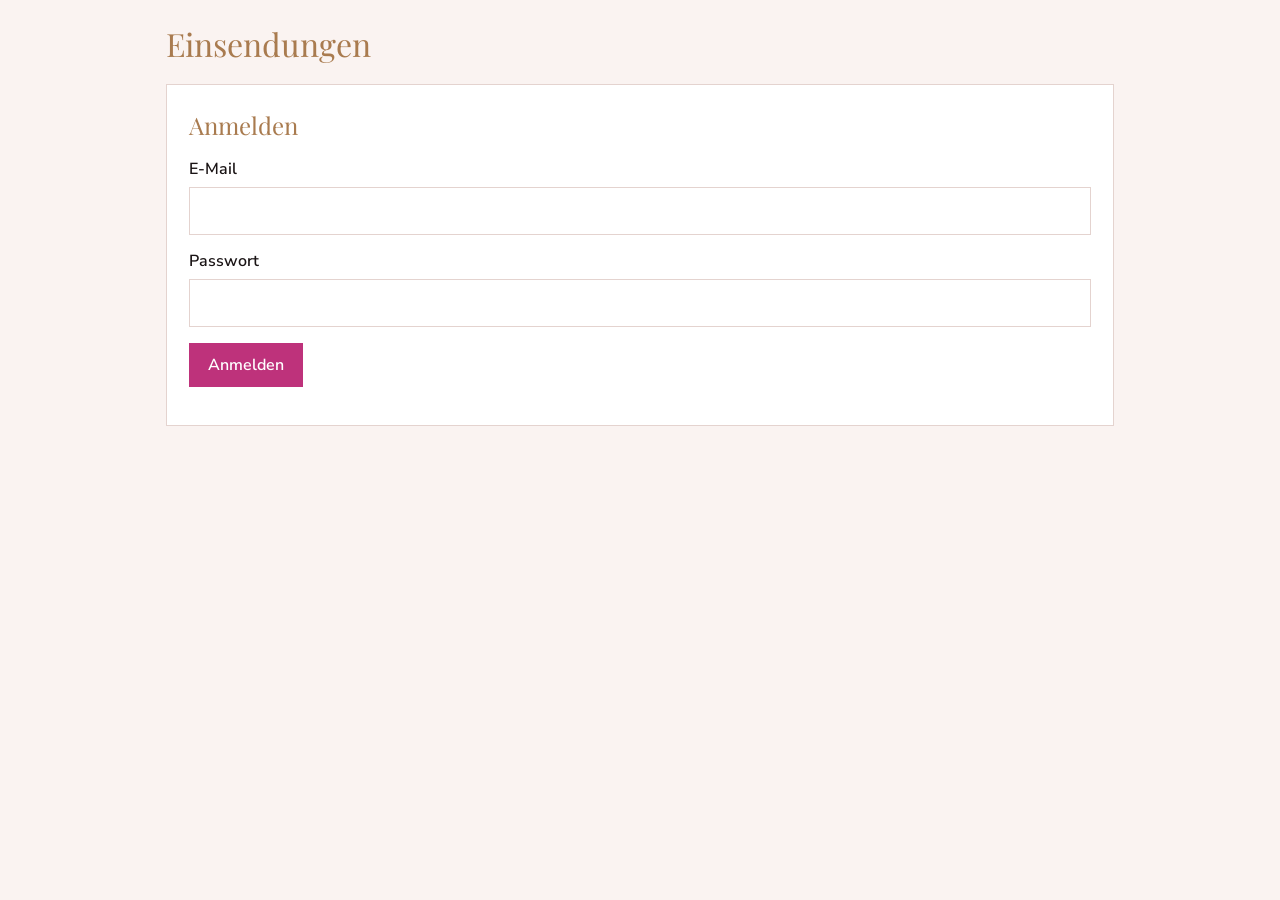
<file: admin.html>
<!doctype html>
<html lang="de">
<head>
<meta charset="utf-8">
<meta name="viewport" content="width=device-width,initial-scale=1">
<meta name="robots" content="noindex,nofollow">
<title>Einsendungen | Soulful Ease &amp; Energy</title>
<link rel="stylesheet" href="fonts/fonts.css">
<style>
:root{--head:#a97b4f;--bg:#FAF3F1;--ink:#1a1415;--soft:#6f6265;--line:#e4d3cf;--accent:#BE327B;--tint:#f6e3ea;--serif:'Playfair Display',Georgia,serif;--sans:'Nunito Sans','Avenir Next',system-ui,sans-serif}
*{box-sizing:border-box}
body{margin:0;background:var(--bg);color:var(--ink);font-family:var(--sans);font-weight:400;font-size:16px;line-height:1.5}
.wrap{max-width:980px;margin:0 auto;padding:20px 16px 80px}
h1,h2,h3{font-family:var(--serif);font-weight:400;color:var(--head);margin:0}
.top{display:flex;justify-content:space-between;align-items:center;gap:12px;flex-wrap:wrap}
.btn{font:inherit;font-weight:600;padding:9px 18px;border:1px solid var(--ink);background:transparent;color:var(--ink);cursor:pointer}
.btn:hover{background:var(--ink);color:#fff}
.btn.primary{background:var(--accent);border-color:var(--accent);color:#fff}
.btn.danger{border-color:#b0233f;color:#b0233f}.btn.danger:hover{background:#b0233f;color:#fff}
.card{background:#fff;border:1px solid var(--line);padding:22px;margin-top:16px}
input{font:inherit;width:100%;padding:11px 12px;border:1px solid var(--line);margin-top:6px}
label{display:block;margin-top:14px;font-weight:600}
table{width:100%;border-collapse:collapse;background:#fff}
th,td{text-align:left;padding:10px 12px;border-bottom:1px solid var(--line);vertical-align:top}
th{font-size:13px;color:var(--soft);text-transform:uppercase;letter-spacing:.06em}
tr.row{cursor:pointer}tr.row:hover{background:var(--tint)}
.tag{display:inline-block;padding:2px 9px;border:1px solid var(--line);font-size:13px;background:#fff}
.tag.neu{background:var(--accent);border-color:var(--accent);color:#fff}
.tag.flag{border-color:#b0233f;color:#b0233f}
.sec{margin-top:26px;padding-top:14px;border-top:1px solid var(--line)}
.sec h2{font-size:22px}
.q{margin-top:14px}.q .l{font-weight:600}.q .v{white-space:pre-wrap}
.q ul{margin:4px 0 0 18px;padding:0}
.files a{display:inline-block;margin:4px 10px 0 0}
.msg{color:#b0233f;margin-top:10px}
.muted{color:var(--soft)}
.hide{display:none!important}
@media print{
  body{background:#fff}.no-print{display:none!important}.card{border:0;padding:0}
  .wrap{max-width:none;padding:0}.sec{break-inside:avoid-page}
}
</style>
</head>
<body>
<div class="wrap">
  <div class="top no-print">
    <h1>Einsendungen</h1>
    <div><span class="muted" id="who"></span> <button class="btn hide" id="logout">Abmelden</button></div>
  </div>

  <div class="card" id="loginBox">
    <h2>Anmelden</h2>
    <label>E-Mail<input id="em" type="email" autocomplete="username"></label>
    <label>Passwort<input id="pw" type="password" autocomplete="current-password"></label>
    <p><button class="btn primary" id="loginBtn">Anmelden</button></p>
    <div class="msg" id="loginMsg"></div>
  </div>

  <div id="listBox" class="hide">
    <p class="muted no-print" id="count"></p>
    <table><thead><tr><th>Eingegangen</th><th>Name</th><th>E-Mail</th><th>Themen</th><th></th></tr></thead><tbody id="rows"></tbody></table>
  </div>

  <div id="detailBox" class="hide">
    <p class="no-print"><button class="btn" id="back">← Zur Liste</button></p>
    <div class="card" id="detail"></div>
  </div>
</div>

<script>
const CFG = {"url":"https://ugentzokepauonaxxgyg.supabase.co","anonKey":"eyJhbGciOiJIUzI1NiIsInR5cCI6IkpXVCJ9.eyJpc3MiOiJzdXBhYmFzZSIsInJlZiI6InVnZW50em9rZXBhdW9uYXh4Z3lnIiwicm9sZSI6ImFub24iLCJpYXQiOjE3OTI2MDc0NzMsImV4cCI6MjEwODE4MzQ3M30.ILMWa7p2TGAh8-b9-M9FrOQr536SJgzzvvOReUw6ECQ"};
const $ = id => document.getElementById(id);
const el = (t, a = {}, k = []) => { const e = document.createElement(t); for (const x in a) { if (x === 'class') e.className = a[x]; else if (x === 'html') e.innerHTML = a[x]; else if (x.startsWith('on')) e.addEventListener(x.slice(2), a[x]); else e.setAttribute(x, a[x]); } [].concat(k).forEach(c => c != null && e.append(c.nodeType ? c : document.createTextNode(c))); return e; };
let sess = null; try { sess = JSON.parse(sessionStorage.getItem('se_admin') || 'null'); } catch (e) {}
const keep = v => { try { v ? sessionStorage.setItem('se_admin', JSON.stringify(v)) : sessionStorage.removeItem('se_admin'); } catch (e) {} };
const fmt = d => new Date(d).toLocaleString('de-AT', { dateStyle: 'medium', timeStyle: 'short' });

async function api(path, opt = {}, retry = true) {
  const r = await fetch(CFG.url + path, Object.assign({}, opt, { headers: Object.assign({ apikey: CFG.anonKey, Authorization: 'Bearer ' + (sess ? sess.access_token : CFG.anonKey), 'Content-Type': 'application/json' }, opt.headers || {}) }));
  if ((r.status === 401 || r.status === 403) && sess && sess.refresh_token && retry) { if (await refresh()) return api(path, opt, false); }
  return r;
}
async function refresh() {
  const r = await fetch(CFG.url + '/auth/v1/token?grant_type=refresh_token', { method: 'POST', headers: { apikey: CFG.anonKey, 'Content-Type': 'application/json' }, body: JSON.stringify({ refresh_token: sess.refresh_token }) });
  if (!r.ok) { logout(); return false; } sess = await r.json(); keep(sess); return true;
}
$('loginBtn').onclick = async () => {
  $('loginMsg').textContent = '';
  const r = await fetch(CFG.url + '/auth/v1/token?grant_type=password', { method: 'POST', headers: { apikey: CFG.anonKey, 'Content-Type': 'application/json' }, body: JSON.stringify({ email: $('em').value.trim(), password: $('pw').value }) });
  if (!r.ok) { $('loginMsg').textContent = 'Anmeldung nicht möglich. Bitte E-Mail und Passwort prüfen.'; return; }
  sess = await r.json(); keep(sess); $('pw').value = ''; start();
};
$('pw').addEventListener('keydown', e => { if (e.key === 'Enter') $('loginBtn').click(); });
function logout() { sess = null; keep(null); $('loginBox').classList.remove('hide'); $('listBox').classList.add('hide'); $('detailBox').classList.add('hide'); $('logout').classList.add('hide'); $('who').textContent = ''; }
$('logout').onclick = logout;
$('back').onclick = () => { $('detailBox').classList.add('hide'); loadList(); };

async function start() {
  if (!sess) return;
  $('loginBox').classList.add('hide'); $('logout').classList.remove('hide'); $('who').textContent = (sess.user && sess.user.email) || '';
  loadList();
}
async function loadList() {
  $('listBox').classList.remove('hide'); $('detailBox').classList.add('hide');
  const r = await api('/rest/v1/submissions?select=id,created_at,name,email,themen,flagged,status&order=created_at.desc&limit=500');
  if (!r.ok) { logout(); $('loginMsg').textContent = 'Bitte neu anmelden.'; return; }
  const list = await r.json(); const tb = $('rows'); tb.innerHTML = '';
  $('count').textContent = list.length + ' Einsendung' + (list.length === 1 ? '' : 'en') + ' · ' + list.filter(x => x.status === 'neu').length + ' neu';
  list.forEach(s => {
    const tr = el('tr', { class: 'row', onclick: () => open(s.id) }, [
      el('td', {}, fmt(s.created_at)), el('td', {}, s.name || '(ohne Namen)'), el('td', {}, s.email || ''),
      el('td', {}, (s.themen || []).join(', ')),
      el('td', {}, [s.status === 'neu' ? el('span', { class: 'tag neu' }, 'neu') : el('span', { class: 'tag' }, s.status), ' ', s.flagged ? el('span', { class: 'tag flag' }, 'bitte persönlich melden') : null])
    ]);
    tb.append(tr);
  });
}
async function open(id) {
  const r = await api('/rest/v1/submissions?id=eq.' + id + '&select=*'); if (!r.ok) return;
  const s = (await r.json())[0]; if (!s) return;
  $('listBox').classList.add('hide'); $('detailBox').classList.remove('hide');
  const d = $('detail'); d.innerHTML = '';
  d.append(el('div', { class: 'top no-print' }, [el('h2', {}, s.name || 'Einsendung'), el('div', {}, [
    el('button', { class: 'btn primary', onclick: () => { document.title = 'Fragebogen ' + (s.name || '') + ' ' + new Date(s.created_at).toISOString().slice(0, 10); window.print(); } }, 'Als PDF drucken'), ' ',
    el('button', { class: 'btn', onclick: () => setStatus(s, s.status === 'erledigt' ? 'gelesen' : 'erledigt') }, s.status === 'erledigt' ? 'Wieder öffnen' : 'Als erledigt markieren'), ' ',
    el('button', { class: 'btn danger', onclick: () => del(s) }, 'Löschen')])]));
  d.append(el('p', { class: 'muted' }, [fmt(s.created_at), ' · ', s.email || '', ' · Einwilligung: ', s.consent_at ? fmt(s.consent_at) : '–']));
  if (s.flagged) d.append(el('p', { class: 'msg' }, 'Markiert: bitte persönlich melden (Antwort bei den Fragen zu Essverhalten).'));
  if (s.status === 'neu') setStatus(s, 'gelesen', true);
  // Antworten, leere Abschnitte weglassen
  const a = s.answers || []; let box = null, last = null;
  a.forEach(x => {
    if (x.t === 'section') { box = el('div', { class: 'sec' }, [el('h2', {}, x.label)]); last = box; return; }
    if (!box) { box = el('div', { class: 'sec' }); }
    if (last === box && !box.parentNode) d.append(box);
    const q = el('div', { class: 'q' }, [el('div', { class: 'l' }, x.label)]);
    if (x.t === 'list') q.append(el('ul', {}, [].concat(x.value).map(v => el('li', {}, v)))); else q.append(el('div', { class: 'v' }, String(x.value)));
    box.append(q); if (!box.parentNode) d.append(box);
  });
  if ((s.files || []).length) {
    const fb = el('div', { class: 'sec files no-print' }, [el('h2', {}, 'Hochgeladene Befunde')]); d.append(fb);
    for (const p of s.files) {
      const rr = await api('/storage/v1/object/sign/befunde/' + p.split('/').map(encodeURIComponent).join('/'), { method: 'POST', body: JSON.stringify({ expiresIn: 600 }) });
      if (rr.ok) { const j = await rr.json(); fb.append(el('a', { href: CFG.url + '/storage/v1' + j.signedURL, target: '_blank', rel: 'noopener' }, p.split('/').pop().replace(/^\d+_/, ''))); }
    }
  }
  window.scrollTo(0, 0);
}
async function setStatus(s, st, quiet) { await api('/rest/v1/submissions?id=eq.' + s.id, { method: 'PATCH', body: JSON.stringify({ status: st }) }); s.status = st; if (!quiet) open(s.id); }
async function del(s) {
  if (!confirm('Diese Einsendung samt Dateien endgültig löschen?')) return;
  if ((s.files || []).length) await api('/storage/v1/object/befunde', { method: 'DELETE', body: JSON.stringify({ prefixes: s.files }) });
  const r = await api('/rest/v1/submissions?id=eq.' + s.id, { method: 'DELETE' });
  if (r.ok) loadList(); else alert('Löschen hat nicht geklappt.');
}
start();
</script>
</body>
</html>
</file>
<file: fonts/fonts.css>
@font-face{font-family:'Playfair Display';font-style:normal;font-weight:400;font-display:swap;src:url(playfair-display-latin-400-normal.woff2) format('woff2')}
@font-face{font-family:'Nunito Sans';font-style:normal;font-weight:300;font-display:swap;src:url(nunito-sans-latin-300-normal.woff2) format('woff2')}
@font-face{font-family:'Nunito Sans';font-style:normal;font-weight:400;font-display:swap;src:url(nunito-sans-latin-400-normal.woff2) format('woff2')}
@font-face{font-family:'Nunito Sans';font-style:normal;font-weight:600;font-display:swap;src:url(nunito-sans-latin-600-normal.woff2) format('woff2')}
</file>
